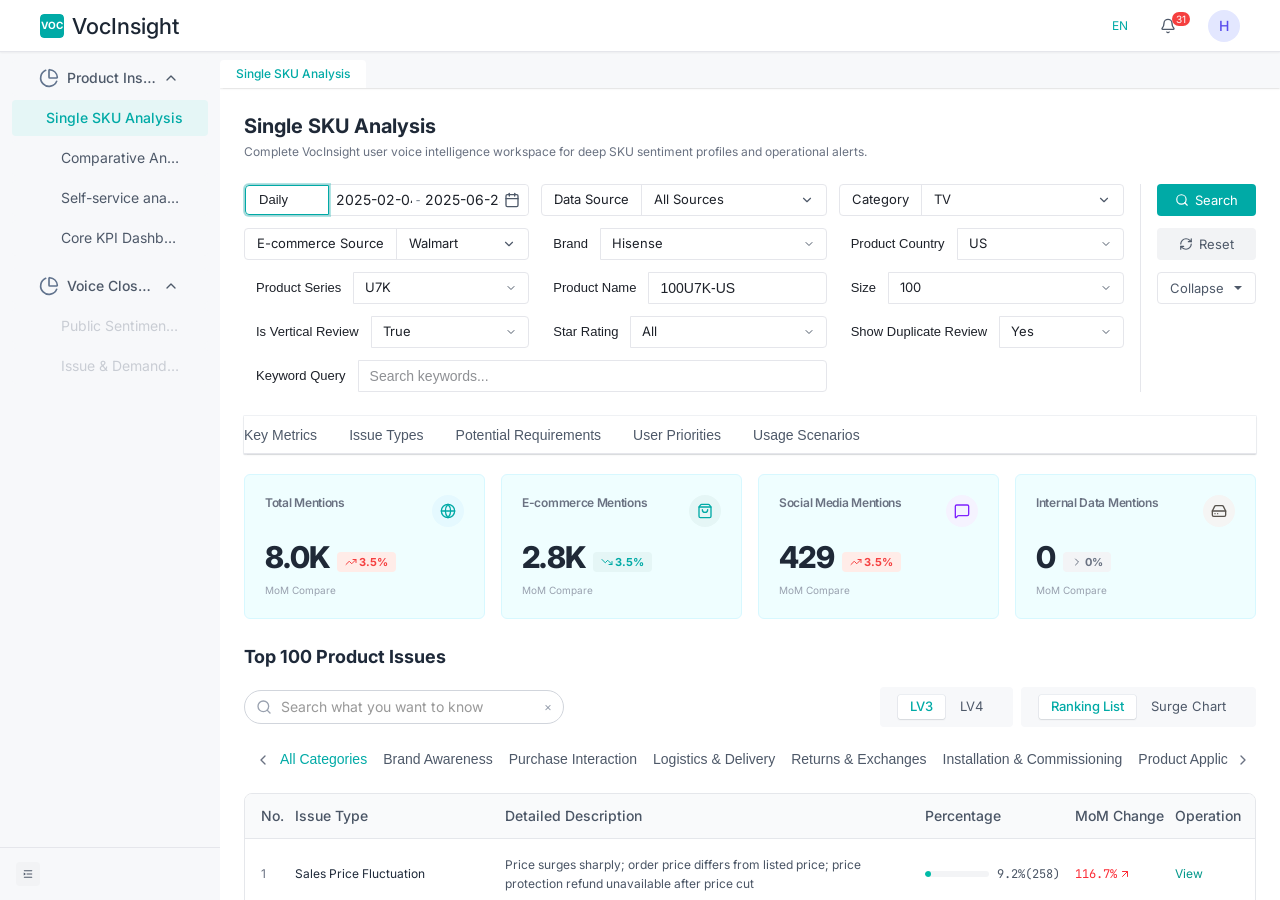
<file: index.html>
<!doctype html>
<html lang="en">
  <head>
    <meta charset="UTF-8" />
    <meta name="viewport" content="width=device-width, initial-scale=1.0" />
    <title>VocInsight BI 用户声量分析后台</title>
    <script type="module" src="./assets/index-upBFCwTy.js"></script>
    <link rel="stylesheet" href="./assets/index-DTe5EStQ.css">
    <link rel="stylesheet" href="./assets/filter-figma.css?v=2">
    <style>
      :root{--voc-p:#00AAA6;--voc-ph:#008C89;--voc-fr:#6B60EC;--voc-tp:#1D2129;--voc-tph:#86909C;--voc-bd:#E5E6EB;--voc-bdh:#C9CDD4;--voc-font:"PingFang SC",-apple-system,BlinkMacSystemFont,"Segoe UI",Roboto,sans-serif}
      .voc-filter-bar{display:inline-flex;align-items:center}
      .voc-filter-item{display:inline-flex;align-items:center;height:32px;background:#fff;border:1px solid #E5E6EB;padding:3px 12px;gap:4px;font-family:var(--voc-font);font-size:14px;line-height:22px;transition:border-color .2s;white-space:nowrap}
      .voc-filter-item:hover{border-color:#C9CDD4}
      .voc-filter-item:first-child{border-radius:4px 0 0 4px}
      .voc-filter-item:last-child{border-radius:0 4px 4px 0}
      .voc-filter-item:only-child{border-radius:4px}
      .voc-select{display:inline-flex;align-items:center;gap:4px;height:32px;padding:3px 12px;background:#fff;border:1px solid #E5E6EB;border-radius:4px;font-family:var(--voc-font);font-size:14px;line-height:22px;cursor:pointer;transition:border-color .2s,box-shadow .2s}
      .voc-select:hover{border-color:#C9CDD4}
      .voc-select:focus,.voc-select:focus-within{border-color:#00AAA6;box-shadow:0 0 0 2px rgba(0,170,166,.3);outline:none}
      .voc-select-text.placeholder{color:#86909C}
      .voc-select-arrow{transition:transform .2s}.voc-select-arrow.open{transform:rotate(180deg)}
      .voc-input-wrap{display:inline-flex;align-items:center;gap:4px;height:32px;padding:0 12px;background:#fff;border:1px solid #E5E6EB;border-radius:4px;font-family:var(--voc-font);font-size:14px;transition:border-color .2s,box-shadow .2s}
      .voc-input-wrap:hover{border-color:#C9CDD4}
      .voc-input-wrap:focus-within{border-color:#00AAA6;box-shadow:0 0 0 2px rgba(107,96,236,.3)}
      .voc-input-wrap input{flex:1;min-width:0;border:none;outline:none;background:transparent;color:#1D2129;font-family:var(--voc-font);font-size:14px;line-height:22px}
      .voc-input-wrap input::placeholder{color:#86909C}
      .voc-dropdown{display:inline-flex;align-items:stretch;border-radius:2px;overflow:hidden;cursor:pointer;height:32px}
      .voc-dropdown.primary{background:#00AAA6;color:#fff}
      .voc-dropdown-text{display:inline-flex;align-items:center;padding:5px 16px;font-size:14px;line-height:22px}
      .voc-dropdown-icon{display:inline-flex;align-items:center;justify-content:center;width:32px;border-left:1px solid #22BBB3}
      .voc-dropdown-icon svg{transition:transform .2s}.voc-dropdown-icon.open svg{transform:rotate(180deg)}
      .voc-datepicker{display:inline-flex;align-items:center;gap:8px;height:32px;padding:0 12px;background:#fff;border:1px solid #E5E6EB;border-radius:4px;font-family:var(--voc-font);font-size:14px;line-height:22px;cursor:pointer;transition:border-color .2s,box-shadow .2s}
      .voc-datepicker:hover{border-color:#C9CDD4}
      .voc-tag{display:inline-flex;align-items:center;gap:2px;background:#E5F6F6;color:#00AAA6;font-size:12px;border-radius:2px;padding:2px 6px;white-space:nowrap}
      .voc-tag-close{cursor:pointer}.voc-tag-close:hover{color:#F53F3F}
      [class*="sticky"][class*="z-30"]{box-shadow:0 1px 2px 0 rgba(0,0,0,.07),0 .5px 1px 0 rgba(0,0,0,.05)!important}
      [class*="border"]:not([class*="voc"]):not([class*="border-b"]):not([class*="border-t"]):not([class*="border-l"]):not([class*="border-r"]){transition:border-color .2s,box-shadow .2s}
    </style>
  </head>
  <body>
    <div id="root"></div>
    <script src="./assets/filter-components.js?v=2"></script>
  </body>
</html>
</file>
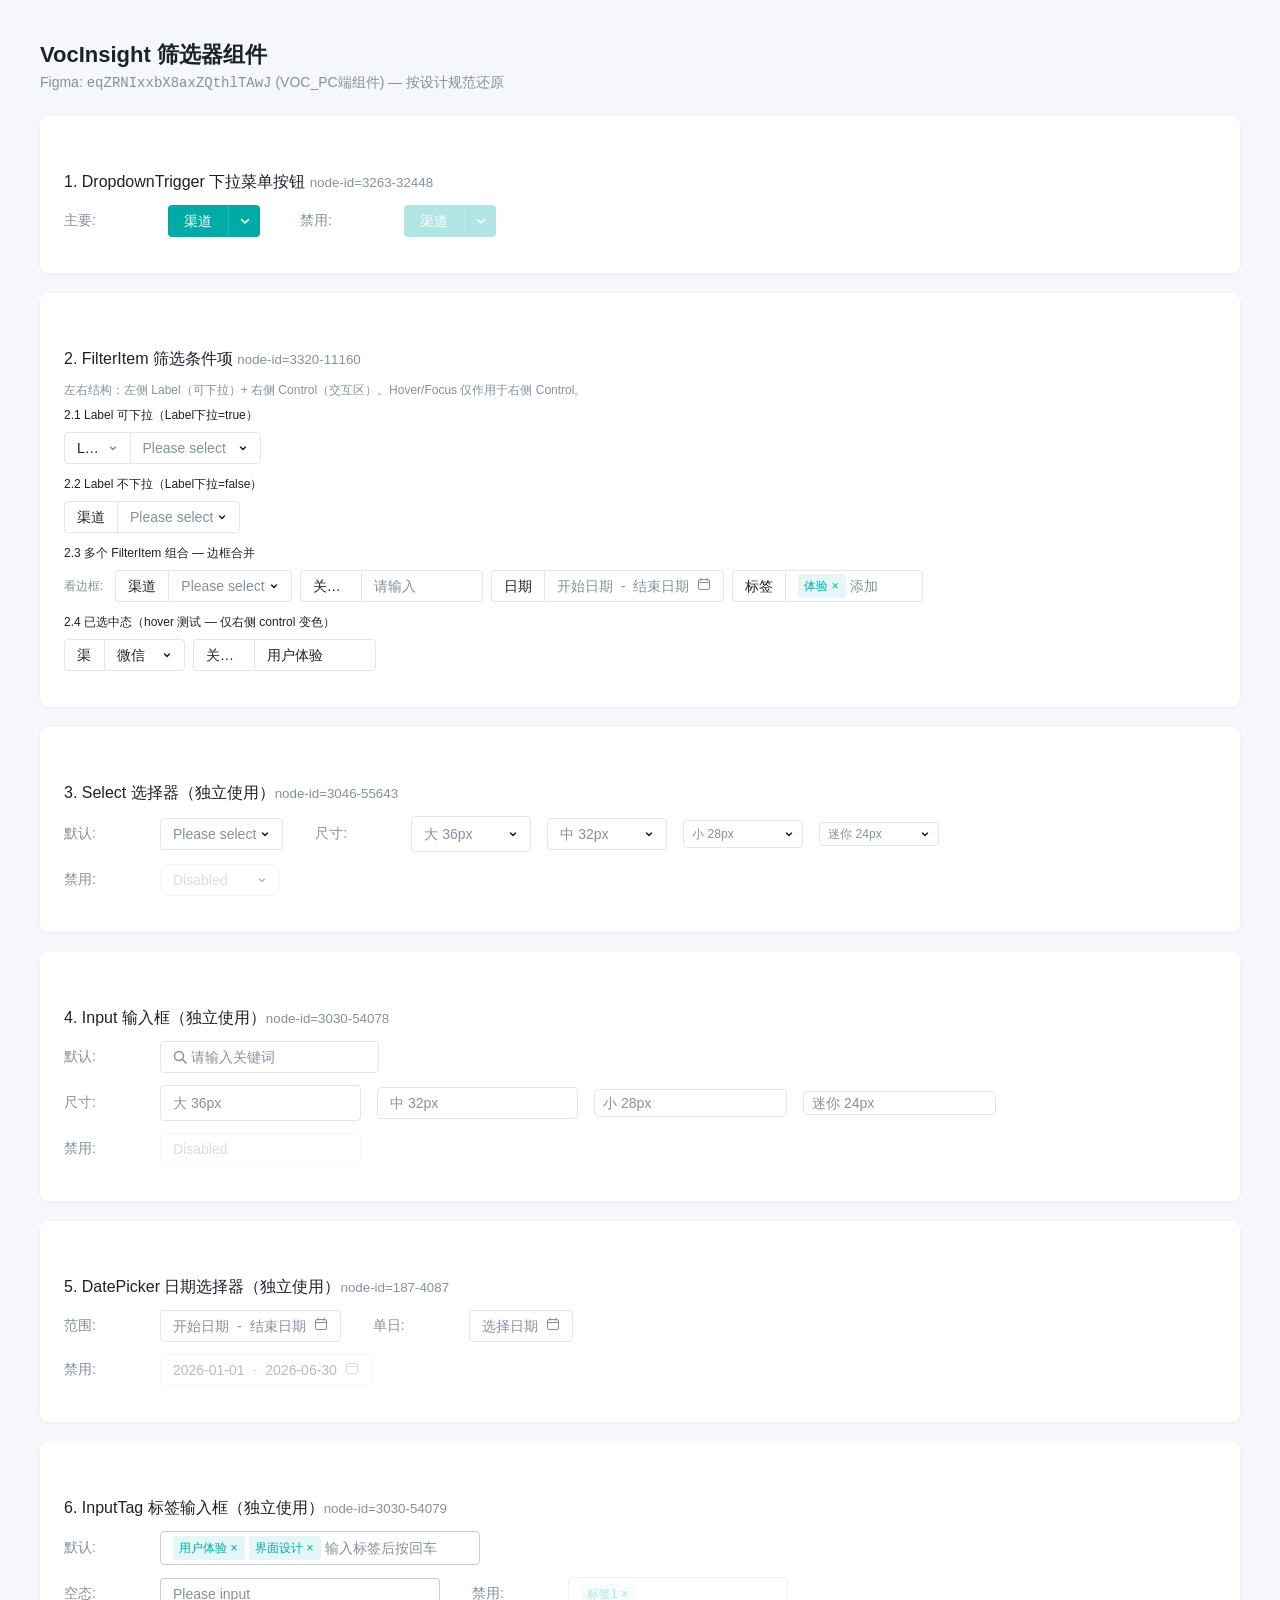
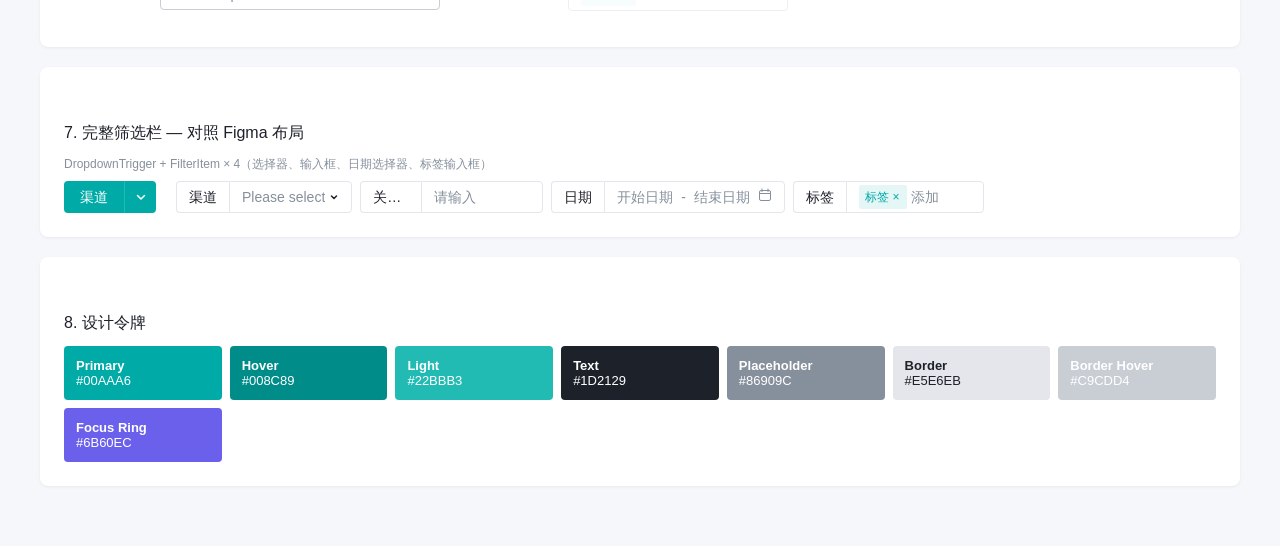
<file: demo-filter.html>
<!doctype html>
<html lang="zh-CN">
<head>
<meta charset="UTF-8"/>
<meta name="viewport" content="width=device-width, initial-scale=1.0"/>
<title>VocInsight 筛选器组件 — Figma 设计规范</title>
<style>
/* ====== Design Tokens ====== */
:root{
  --p:#00AAA6;--ph:#008C89;--pl:#22BBB3;--fr:#6B60EC;
  --tp:#1D2129;--tph:#86909C;--ts:#4E5969;
  --bd:#E5E6EB;--bdh:#C9CDD4;--bgf:#F7F8FA;--bgw:#FFFFFF;
  --font:"PingFang SC",-apple-system,BlinkMacSystemFont,"Segoe UI",Roboto,sans-serif;
  --r-sm:2px;--r-md:4px;
}
*{box-sizing:border-box;margin:0;padding:0}
body{font-family:var(--font);background:#F5F7FA;color:var(--tp);padding:40px}
h1{font-size:22px;font-weight:600;margin-bottom:4px}
h2{font-size:16px;font-weight:500;margin:32px 0 12px}
.sub{color:var(--tph);font-size:14px;margin-bottom:24px}
.sec{background:var(--bgw);border-radius:8px;padding:24px;margin-bottom:20px;box-shadow:0 1px 3px rgba(0,0,0,.06)}
.row{display:flex;align-items:center;gap:16px;flex-wrap:wrap;margin-bottom:12px}
.lbl{font-size:14px;color:var(--tph);min-width:80px;flex-shrink:0}
.tip{font-size:12px;color:var(--tph);margin-bottom:8px}

/* ============================================================
   1. DropdownTrigger 下拉菜单按钮
   node-id=3263-32448
   ============================================================ */
.dd{display:inline-flex;align-items:stretch;border-radius:var(--r-md);overflow:hidden;cursor:pointer;height:32px;user-select:none;transition:opacity .2s;margin:0 8px}
.dd:first-child{margin-left:0}.dd:last-child{margin-right:0}
.dd.pri{background:var(--p);color:#fff}
.dd.pri:hover{background:var(--ph)}
.dd-text{display:inline-flex;align-items:center;padding:5px 16px;font-size:14px;line-height:22px;font-weight:400}
.dd-icon{display:inline-flex;align-items:center;justify-content:center;width:32px;border-left:1px solid var(--pl)}
.dd-icon svg{transition:transform .2s}
.dd-icon.open svg{transform:rotate(180deg)}
.dd.disabled{opacity:.3;pointer-events:none}

/* ============================================================
   2. FilterItem — 筛选条件项
   node-id=3320-11160
   左: Label(可下拉) + 右: Control(交互)
   左侧 border 上/下/左，右侧 control 有完整 border
   ============================================================ */
/* FilterBar — 水平排列容器 */
.fb{display:inline-flex;align-items:stretch}

/* FilterItem — 单个筛选条件，左右独立边框，不合并 */
.fi{display:inline-flex;align-items:stretch;height:32px;background:var(--bgw);min-width:0}
/* FilterBar — 多 item 有间距，不合并边框 */
.fb{display:inline-flex;align-items:stretch;gap:8px}

/* 左侧 Label 区 — border 上/下/左，无右边框，不响应 hover */
.fi-label{
  display:inline-flex;align-items:center;padding:3px 12px;gap:4px;
  border-top:1px solid var(--bd);border-bottom:1px solid var(--bd);border-left:1px solid var(--bd);
  border-radius:var(--r-md) 0 0 var(--r-md);
  font-size:14px;line-height:22px;color:var(--tp);font-weight:400;
  white-space:nowrap;cursor:default;
  max-width:33.333%;
  overflow:hidden;
}
.fi-label-text{
  overflow:hidden;text-overflow:ellipsis;white-space:nowrap;
  max-width:100%;
}

/* Label 可下拉态 */
.fi-label.drop{cursor:pointer}
.fi-label.drop:hover{color:var(--p)}
.fi-label.drop .fi-label-arrow{
  display:inline-flex;flex-shrink:0;width:10px;height:10px;
  transition:transform .2s;color:var(--tph);
}
.fi-label.drop:hover .fi-label-arrow{color:var(--tp)}
.fi-label.drop.open .fi-label-arrow{transform:rotate(180deg)}

/* 右侧 Control 区 — border 上下左右四边完整，hover/focus 仅作用于此 */
.fi-control{
  display:inline-flex;align-items:center;gap:4px;padding:3px 12px;
  font-size:14px;line-height:22px;cursor:pointer;
  background:var(--bgw);
  border:1px solid var(--bd);
  border-radius:0 var(--r-md) var(--r-md) 0;
  transition:border-color .2s,box-shadow .2s;
  position:relative;
  white-space:nowrap;
  flex:1;min-width:0;
}
.fi-control:hover{border-color:var(--bdh)}
.fi-control:focus,.fi-control:focus-within,.fi-control.active{
  border-color:var(--p);box-shadow:0 0 0 2px rgba(0,170,166,.3);outline:none;
}
/* 独立使用无 label 时四边完整圆角 */
.fi.solo .fi-control{border-radius:var(--r-md)}

/* control 内文字 */
.fi-control-text{flex:1;overflow:hidden;text-overflow:ellipsis;white-space:nowrap}
.fi-control-text.ph{color:var(--tph)}
/* control 内箭头 — 点击展开旋转180°，选完旋转回去 */
.fi-control-arrow{
  display:inline-flex;flex-shrink:0;width:10px;height:10px;transition:transform .2s;
}
.fi-control.active .fi-control-arrow{transform:rotate(180deg)}

/* control 下拉面板 — 对应 Figma dropdown-menu */
.fi-dropdown{
  position:absolute;top:calc(100% + 4px);left:0;min-width:100%;
  background:var(--bgw);border-radius:var(--r-md);z-index:100;
  display:none;overflow:hidden;
  box-shadow:0px 4px 10px 0px rgba(0,0,0,0.1);
}
.fi-control.active .fi-dropdown{display:block}
.fi-dropdown-inner{padding:4px 6px}
.fi-opt{
  display:flex;align-items:center;padding:7px 12px;gap:8px;
  font-size:14px;line-height:22px;cursor:pointer;
  border-radius:var(--r-md);color:var(--tp);
  font-family:var(--font);font-weight:400;
  transition:background .15s;white-space:nowrap;
}
.fi-opt:hover{background:#f2f3f5}
/* 选中态: 与悬浮统一背景，文字变色 */
.fi-opt.sel{color:var(--p);background:#f2f3f5}

/* 禁用态 */
.fi.disabled .fi-control,.fi.disabled .fi-label{opacity:.3;pointer-events:none}

/* ============================================================
   3. Input (输入框) 作为 control
   ============================================================ */
.fi-input-wrap{display:inline-flex;align-items:center;gap:4px;height:100%}
.fi-input-wrap input{flex:1;min-width:60px;border:none;outline:none;background:transparent;color:var(--tp);font-family:var(--font);font-size:14px;line-height:22px}
.fi-input-wrap input::placeholder{color:var(--tph)}
.fi-input-clear{display:none;width:14px;height:14px;cursor:pointer;color:var(--tph);flex-shrink:0;align-items:center;justify-content:center;font-size:12px;border-radius:50%}
.fi-control.has-val .fi-input-clear{display:inline-flex}
.fi-input-clear:hover{color:#F53F3F}

/* ============================================================
   4. DatePicker 作为 control
   ============================================================ */
.fi-dp{display:inline-flex;align-items:center;gap:8px}
.fi-dp-sep{color:var(--tph);font-family:Roboto,sans-serif}
.fi-dp-icon{flex-shrink:0;color:var(--tph)}

/* ============================================================
   5. InputTag 作为 control
   ============================================================ */
.fi-tag-wrap{display:flex;flex-wrap:wrap;align-items:center;gap:4px}
.fi-tag{display:inline-flex;align-items:center;gap:2px;background:#E5F6F6;color:var(--p);font-size:12px;line-height:20px;border-radius:var(--r-sm);padding:2px 6px;white-space:nowrap}
.fi-tag-close{display:inline-flex;align-items:center;justify-content:center;width:10px;height:10px;cursor:pointer;transition:color .15s}
.fi-tag-close:hover{color:#F53F3F}
.fi-tag-wrap input{flex:1;min-width:60px;border:none;outline:none;background:transparent;color:var(--tp);font-family:var(--font);font-size:14px;line-height:22px}
.fi-tag-wrap input::placeholder{color:var(--tph)}

/* ============================================================
   6. Select 独立组件 (不在 filter-item 中)
   ============================================================ */
.sel{display:inline-flex;align-items:center;gap:4px;height:32px;padding:3px 12px;background:var(--bgw);border:1px solid var(--bd);border-radius:var(--r-md);font-size:14px;line-height:22px;cursor:pointer;transition:border-color .2s,box-shadow .2s;position:relative;min-width:120px}
.sel:hover{border-color:var(--bdh)}
.sel.active{border-color:var(--p);box-shadow:0 0 0 2px rgba(0,170,166,.3);outline:none}
.sel-text{flex:1;overflow:hidden;text-overflow:ellipsis;white-space:nowrap}
.sel-text.ph{color:var(--tph)}
.sel-arrow{display:inline-flex;flex-shrink:0;transition:transform .2s}
.sel.active .sel-arrow{transform:rotate(180deg)}
.sel-drop{
  position:absolute;top:calc(100% + 4px);left:0;right:0;
  background:var(--bgw);border-radius:var(--r-md);z-index:100;
  display:none;overflow:hidden;
  box-shadow:0px 4px 10px 0px rgba(0,0,0,0.1);
}
.sel.active .sel-drop{display:block}
.sel-drop-inner{padding:4px 6px}
.sel-opt{
  display:flex;align-items:center;padding:7px 12px;gap:8px;
  font-size:14px;line-height:22px;cursor:pointer;
  border-radius:var(--r-md);color:var(--tp);
  font-family:var(--font);font-weight:400;
  transition:background .15s;
}
.sel-opt:hover{background:#f2f3f5}
.sel-opt.sel{color:var(--p);background:#f2f3f5}
.sel.disabled{opacity:.3;pointer-events:none}

/* ============================================================
   Sizes for Select
   ============================================================ */
.sel.lg{height:36px}.sel.sm{height:28px;font-size:12px;padding:2px 8px}.sel.xs{height:24px;font-size:12px;padding:1px 8px}

/* ============================================================
   Independent Input
   ============================================================ */
.inp{display:inline-flex;align-items:center;gap:4px;height:32px;padding:0 12px;background:var(--bgw);border:1px solid var(--bd);border-radius:var(--r-md);font-size:14px;transition:border-color .2s,box-shadow .2s;min-width:160px}
.inp:hover{border-color:var(--bdh)}
.inp:focus-within{border-color:var(--p);box-shadow:0 0 0 2px rgba(107,96,236,.3)}
.inp input{flex:1;min-width:0;border:none;outline:none;background:transparent;color:var(--tp);font-family:var(--font);font-size:14px;line-height:22px}
.inp input::placeholder{color:var(--tph)}
.inp.clr{display:none;width:14px;height:14px;cursor:pointer;color:var(--tph);border-radius:50%;align-items:center;justify-content:center;font-size:12px;flex-shrink:0}
.inp.has-val .inp.clr{display:inline-flex}
.inp.clr:hover{color:#F53F3F}
.inp.lg{height:36px}.inp.sm{height:28px;font-size:12px;padding:0 8px}.inp.xs{height:24px;font-size:12px;padding:0 8px}
.inp.disabled{opacity:.3;pointer-events:none}

/* ============================================================
   Independent DatePicker
   ============================================================ */
.dp{display:inline-flex;align-items:center;gap:8px;height:32px;padding:0 12px;background:var(--bgw);border:1px solid var(--bd);border-radius:var(--r-md);font-size:14px;line-height:22px;cursor:pointer;transition:border-color .2s,box-shadow .2s}
.dp:hover{border-color:var(--bdh)}
.dp:focus{border-color:var(--p);box-shadow:0 0 0 2px rgba(0,170,166,.3);outline:none}
.dp-sep{color:var(--tph);font-family:Roboto,sans-serif}
.dp-icon{flex-shrink:0;color:var(--tph)}
.dp.disabled{opacity:.3;pointer-events:none}

/* ============================================================
   Independent InputTag
   ============================================================ */
.it{display:flex;flex-wrap:wrap;align-items:center;gap:4px;min-height:32px;padding:4px 12px;background:var(--bgw);border:1px solid var(--bdh);border-radius:var(--r-md);font-size:14px;cursor:text;transition:border-color .2s;min-width:220px}
.it:hover,.it:focus-within{border-color:var(--p)}
.it input{flex:1;min-width:60px;border:none;outline:none;background:transparent;color:var(--tp);font-family:var(--font);font-size:14px;line-height:22px}
.it input::placeholder{color:var(--tph)}
.it.disabled{opacity:.3;pointer-events:none}

/* ====== SVG icons ====== */
svg.ico{display:inline-flex;flex-shrink:0}
</style>
</head>
<body>

<h1>VocInsight 筛选器组件</h1>
<p class="sub">Figma: <code>eqZRNIxxbX8axZQthlTAwJ</code> (VOC_PC端组件) — 按设计规范还原</p>

<!-- ============================================================
     Section 1: DropdownTrigger
     ============================================================ -->
<div class="sec">
<h2>1. DropdownTrigger 下拉菜单按钮 <small style="font-weight:400;color:var(--tph)">node-id=3263-32448</small></h2>
<div class="row">
  <span class="lbl">主要:</span>
  <div class="dd pri" id="dd1" onclick="this.querySelector('.dd-icon').classList.toggle('open')">
    <span class="dd-text">渠道</span>
    <span class="dd-icon"><svg width="14" height="14" viewBox="0 0 14 14" fill="none"><path d="M3.5 5.5L7 9L10.5 5.5" stroke="currentColor" stroke-width="1.5" stroke-linecap="round" stroke-linejoin="round"/></svg></span>
  </div>
  <span class="lbl" style="margin-left:16px">禁用:</span>
  <div class="dd pri disabled"><span class="dd-text">渠道</span><span class="dd-icon"><svg width="14" height="14" viewBox="0 0 14 14" fill="none"><path d="M3.5 5.5L7 9L10.5 5.5" stroke="currentColor" stroke-width="1.5" stroke-linecap="round" stroke-linejoin="round"/></svg></span></div>
</div>
</div>

<!-- ============================================================
     Section 2: FilterItem — 核心组件
     ============================================================ -->
<div class="sec">
<h2>2. FilterItem 筛选条件项 <small style="font-weight:400;color:var(--tph)">node-id=3320-11160</small></h2>
<p class="tip">左右结构：左侧 Label（可下拉）+ 右侧 Control（交互区）。Hover/Focus 仅作用于右侧 Control。</p>

<p class="tip" style="font-weight:500;color:var(--tp);margin-top:8px">2.1 Label 可下拉（Label下拉=true）</p>
<div class="row">
  <div class="fb">
    <!-- FilterItem: label + select control -->
    <div class="fi">
      <span class="fi-label drop" onclick="this.classList.toggle('open')"><span class="fi-label-text">
        Label
        </span><span class="fi-label-arrow"><svg width="10" height="10" viewBox="0 0 10 10" fill="none"><path d="M2.5 4L5 6.5L7.5 4" stroke="currentColor" stroke-width="1.5" stroke-linecap="round" stroke-linejoin="round"/></svg></span>
      </span>
      <span class="fi-control" tabindex="0" onclick="toggleControl(this)">
        <span class="fi-control-text ph">Please select</span>
        <span class="fi-control-arrow"><svg width="10" height="10" viewBox="0 0 10 10" fill="none"><path d="M2.5 4L5 6.5L7.5 4" stroke="currentColor" stroke-width="1.5" stroke-linecap="round" stroke-linejoin="round"/></svg></span>
        <span class="fi-dropdown">
            <div class="fi-dropdown-inner"><div class="fi-opt" onclick="selectOpt(this,'App Store')">App Store</div>
          <div class="fi-opt sel" onclick="selectOpt(this,'微信')">微信</div>
          <div class="fi-opt" onclick="selectOpt(this,'微博')">微博</div>
            </div>
          </span>
      </span>
    </div>
  </div>
</div>

<p class="tip" style="font-weight:500;color:var(--tp);margin-top:12px">2.2 Label 不下拉（Label下拉=false）</p>
<div class="row">
  <div class="fb">
    <div class="fi">
      <span class="fi-label"><span class="fi-label-text">渠道</span></span>
      <span class="fi-control" tabindex="0" onclick="toggleControl(this)">
        <span class="fi-control-text ph">Please select</span>
        <span class="fi-control-arrow"><svg width="10" height="10" viewBox="0 0 10 10" fill="none"><path d="M2.5 4L5 6.5L7.5 4" stroke="currentColor" stroke-width="1.5" stroke-linecap="round" stroke-linejoin="round"/></svg></span>
        <span class="fi-dropdown">
            <div class="fi-dropdown-inner"><div class="fi-opt" onclick="selectOpt(this,'App Store')">App Store</div>
          <div class="fi-opt" onclick="selectOpt(this,'微信')">微信</div>
          <div class="fi-opt" onclick="selectOpt(this,'微博')">微博</div>
            </div>
          </span>
      </span>
    </div>
  </div>
</div>

<p class="tip" style="font-weight:500;color:var(--tp);margin-top:12px">2.3 多个 FilterItem 组合 — 边框合并</p>
<div class="row">
  <div style="display:flex;align-items:center;gap:12px">
    <span style="font-size:12px;color:var(--tph)">看边框:</span>
    <div class="fb">
      <!-- 第一个: label左侧圆角 + border上/下/左, control右侧圆角 -->
      <div class="fi">
        <span class="fi-label"><span class="fi-label-text">渠道</span></span>
        <span class="fi-control" tabindex="0" onclick="toggleControl(this)">
          <span class="fi-control-text ph">Please select</span>
          <span class="fi-control-arrow"><svg width="10" height="10" viewBox="0 0 10 10" fill="none"><path d="M2.5 4L5 6.5L7.5 4" stroke="currentColor" stroke-width="1.5" stroke-linecap="round" stroke-linejoin="round"/></svg></span>
        </span>
      </div>
      <!-- 中间: 无圆角, label无左边框(被前一个control的右边框替代) -->
      <div class="fi">
        <span class="fi-label"><span class="fi-label-text">关键词</span></span>
        <span class="fi-control">
          <span class="fi-input-wrap"><input type="text" placeholder="请输入" style="width:90px"></span>
        </span>
      </div>
      <!-- 最后一个: control右侧圆角, 四边都有border -->
      <div class="fi">
        <span class="fi-label"><span class="fi-label-text">日期</span></span>
        <span class="fi-control" tabindex="0">
          <span class="fi-dp">
            <span style="color:var(--tph)">开始日期</span>
            <span class="fi-dp-sep">-</span>
            <span style="color:var(--tph)">结束日期</span>
            <span class="fi-dp-icon"><svg width="14" height="14" viewBox="0 0 14 14" fill="none"><rect x="1.5" y="2.5" width="11" height="10" rx="1.5" stroke="currentColor" stroke-width="1"/><path d="M1 5.5H13" stroke="currentColor" stroke-width="1"/><path d="M4 1V3.5M10 1V3.5" stroke="currentColor" stroke-width="1" stroke-linecap="round"/></svg></span>
          </span>
        </span>
      </div>
      <!-- 末尾: control有右边框+右侧圆角 -->
      <div class="fi">
        <span class="fi-label"><span class="fi-label-text">标签</span></span>
        <span class="fi-control">
          <span class="fi-tag-wrap">
            <span class="fi-tag">体验<span class="fi-tag-close" onclick="this.parentElement.remove()">&times;</span></span>
            <input type="text" placeholder="添加" style="width:50px">
          </span>
        </span>
      </div>
    </div>
  </div>
</div>

<p class="tip" style="font-weight:500;color:var(--tp);margin-top:12px">2.4 已选中态（hover 测试 — 仅右侧 control 变色）</p>
<div class="row">
  <div class="fb">
    <div class="fi">
      <span class="fi-label"><span class="fi-label-text">渠道</span></span>
      <span class="fi-control" tabindex="0" onclick="toggleControl(this)">
        <span class="fi-control-text">微信</span>
        <span class="fi-control-arrow"><svg width="10" height="10" viewBox="0 0 10 10" fill="none"><path d="M2.5 4L5 6.5L7.5 4" stroke="currentColor" stroke-width="1.5" stroke-linecap="round" stroke-linejoin="round"/></svg></span>
        <span class="fi-dropdown">
            <div class="fi-dropdown-inner"><div class="fi-opt" onclick="selectOpt(this,'App Store')">App Store</div>
          <div class="fi-opt sel" onclick="selectOpt(this,'微信')">微信</div>
          <div class="fi-opt" onclick="selectOpt(this,'微博')">微博</div>
            </div>
          </span>
      </span>
    </div>
    <div class="fi">
      <span class="fi-label"><span class="fi-label-text">关键词</span></span>
      <span class="fi-control">
        <span class="fi-input-wrap"><input type="text" placeholder="请输入" value="用户体验" style="width:90px" oninput="var c=this.closest('.fi-control');c.classList.toggle('has-val',this.value.length>0)"></span>
        <span class="fi-input-clear" onclick="var i=this.parentElement.querySelector('input');i.value='';i.dispatchEvent(new Event('input'))">&times;</span>
      </span>
    </div>
  </div>
</div>
</div>

<!-- ============================================================
     Section 3: Select 独立使用
     ============================================================ -->
<div class="sec">
<h2>3. Select 选择器（独立使用）<small style="font-weight:400;color:var(--tph)">node-id=3046-55643</small></h2>
<div class="row">
  <span class="lbl">默认:</span>
  <div class="sel" tabindex="0" onclick="toggleSel(this)">
    <span class="sel-text ph">Please select</span>
    <span class="sel-arrow"><svg width="10" height="10" viewBox="0 0 10 10" fill="none"><path d="M2.5 4L5 6.5L7.5 4" stroke="currentColor" stroke-width="1.5" stroke-linecap="round" stroke-linejoin="round"/></svg></span>
    <div class="sel-drop">
              <div class="sel-drop-inner"><div class="sel-opt" onclick="selectSelOpt(this,'App Store')">App Store
              </div>
            </div>
      <div class="sel-opt sel" onclick="selectSelOpt(this,'微信')">微信</div>
      <div class="sel-opt" onclick="selectSelOpt(this,'微博')">微博</div>
    </div>
  </div>
  <span class="lbl" style="margin-left:16px">尺寸:</span>
  <div class="sel lg"><span class="sel-text ph">大 36px</span><span class="sel-arrow"><svg width="10" height="10" viewBox="0 0 10 10" fill="none"><path d="M2.5 4L5 6.5L7.5 4" stroke="currentColor" stroke-width="1.5" stroke-linecap="round" stroke-linejoin="round"/></svg></span></div>
  <div class="sel"><span class="sel-text ph">中 32px</span><span class="sel-arrow"><svg width="10" height="10" viewBox="0 0 10 10" fill="none"><path d="M2.5 4L5 6.5L7.5 4" stroke="currentColor" stroke-width="1.5" stroke-linecap="round" stroke-linejoin="round"/></svg></span></div>
  <div class="sel sm"><span class="sel-text ph">小 28px</span><span class="sel-arrow"><svg width="10" height="10" viewBox="0 0 10 10" fill="none"><path d="M2.5 4L5 6.5L7.5 4" stroke="currentColor" stroke-width="1.5" stroke-linecap="round" stroke-linejoin="round"/></svg></span></div>
  <div class="sel xs"><span class="sel-text ph">迷你 24px</span><span class="sel-arrow"><svg width="10" height="10" viewBox="0 0 10 10" fill="none"><path d="M2.5 4L5 6.5L7.5 4" stroke="currentColor" stroke-width="1.5" stroke-linecap="round" stroke-linejoin="round"/></svg></span></div>
</div>
<div class="row">
  <span class="lbl">禁用:</span>
  <div class="sel disabled"><span class="sel-text ph">Disabled</span><span class="sel-arrow"><svg width="10" height="10" viewBox="0 0 10 10" fill="none"><path d="M2.5 4L5 6.5L7.5 4" stroke="currentColor" stroke-width="1.5" stroke-linecap="round" stroke-linejoin="round"/></svg></span></div>
</div>
</div>

<!-- ============================================================
     Section 4: Input
     ============================================================ -->
<div class="sec">
<h2>4. Input 输入框（独立使用）<small style="font-weight:400;color:var(--tph)">node-id=3030-54078</small></h2>
<div class="row">
  <span class="lbl">默认:</span>
  <div class="inp">
    <svg width="14" height="14" viewBox="0 0 14 14" fill="none" style="flex-shrink:0;color:var(--tph)"><circle cx="6" cy="6" r="4.5" stroke="currentColor" stroke-width="1.5"/><path d="M9.5 9.5L13 13" stroke="currentColor" stroke-width="1.5" stroke-linecap="round"/></svg>
    <input type="text" placeholder="请输入关键词" oninput="this.parentElement.classList.toggle('has-val',this.value.length>0)">
    <span class="inp clr" onclick="var i=this.parentElement.querySelector('input');i.value='';i.dispatchEvent(new Event('input'))">&times;</span>
  </div>
</div>
<div class="row">
  <span class="lbl">尺寸:</span>
  <div class="inp lg"><input type="text" placeholder="大 36px"></div>
  <div class="inp"><input type="text" placeholder="中 32px"></div>
  <div class="inp sm"><input type="text" placeholder="小 28px"></div>
  <div class="inp xs"><input type="text" placeholder="迷你 24px"></div>
</div>
<div class="row">
  <span class="lbl">禁用:</span>
  <div class="inp disabled"><input type="text" placeholder="Disabled" disabled></div>
</div>
</div>

<!-- ============================================================
     Section 5: DatePicker
     ============================================================ -->
<div class="sec">
<h2>5. DatePicker 日期选择器（独立使用）<small style="font-weight:400;color:var(--tph)">node-id=187-4087</small></h2>
<div class="row">
  <span class="lbl">范围:</span>
  <div class="dp" tabindex="0">
    <span style="color:var(--tph)">开始日期</span>
    <span class="dp-sep">-</span>
    <span style="color:var(--tph)">结束日期</span>
    <span class="dp-icon"><svg width="14" height="14" viewBox="0 0 14 14" fill="none"><rect x="1.5" y="2.5" width="11" height="10" rx="1.5" stroke="currentColor" stroke-width="1"/><path d="M1 5.5H13" stroke="currentColor" stroke-width="1"/><path d="M4 1V3.5M10 1V3.5" stroke="currentColor" stroke-width="1" stroke-linecap="round"/></svg></span>
  </div>
  <span class="lbl" style="margin-left:16px">单日:</span>
  <div class="dp" tabindex="0">
    <span style="color:var(--tph)">选择日期</span>
    <span class="dp-icon"><svg width="14" height="14" viewBox="0 0 14 14" fill="none"><rect x="1.5" y="2.5" width="11" height="10" rx="1.5" stroke="currentColor" stroke-width="1"/><path d="M1 5.5H13" stroke="currentColor" stroke-width="1"/><path d="M4 1V3.5M10 1V3.5" stroke="currentColor" stroke-width="1" stroke-linecap="round"/></svg></span>
  </div>
</div>
<div class="row">
  <span class="lbl">禁用:</span>
  <div class="dp disabled">
    <span>2026-01-01</span><span class="dp-sep">-</span><span>2026-06-30</span>
    <span class="dp-icon"><svg width="14" height="14" viewBox="0 0 14 14" fill="none"><rect x="1.5" y="2.5" width="11" height="10" rx="1.5" stroke="currentColor" stroke-width="1"/><path d="M1 5.5H13" stroke="currentColor" stroke-width="1"/><path d="M4 1V3.5M10 1V3.5" stroke="currentColor" stroke-width="1" stroke-linecap="round"/></svg></span>
  </div>
</div>
</div>

<!-- ============================================================
     Section 6: InputTag
     ============================================================ -->
<div class="sec">
<h2>6. InputTag 标签输入框（独立使用）<small style="font-weight:400;color:var(--tph)">node-id=3030-54079</small></h2>
<div class="row">
  <span class="lbl">默认:</span>
  <div class="it" style="width:320px">
    <span class="fi-tag">用户体验<span class="fi-tag-close" onclick="this.parentElement.remove()">&times;</span></span>
    <span class="fi-tag">界面设计<span class="fi-tag-close" onclick="this.parentElement.remove()">&times;</span></span>
    <input type="text" placeholder="输入标签后按回车" onkeydown="if(this.value&&event.key==='Enter'){var t=document.createElement('span');t.className='fi-tag';t.innerHTML=this.value+'<span class=fi-tag-close onclick=this.parentElement.remove()>&times;</span>';this.before(t);this.value=''}">
  </div>
</div>
<div class="row">
  <span class="lbl">空态:</span>
  <div class="it" style="width:280px"><input type="text" placeholder="Please input"></div>
  <span class="lbl" style="margin-left:16px">禁用:</span>
  <div class="it disabled" style="width:200px"><span class="fi-tag">标签1<span class="fi-tag-close">&times;</span></span><input type="text" disabled></div>
</div>
</div>

<!-- ============================================================
     Section 7: Complete Filter Bar
     ============================================================ -->
<div class="sec">
<h2>7. 完整筛选栏 — 对照 Figma 布局</h2>
<p class="tip">DropdownTrigger + FilterItem × 4（选择器、输入框、日期选择器、标签输入框）</p>
<div style="display:flex;align-items:center;gap:12px;flex-wrap:wrap">
  <!-- Dropdown -->
  <div class="dd pri" onclick="this.querySelector('.dd-icon').classList.toggle('open')">
    <span class="dd-text">渠道</span>
    <span class="dd-icon"><svg width="14" height="14" viewBox="0 0 14 14" fill="none"><path d="M3.5 5.5L7 9L10.5 5.5" stroke="currentColor" stroke-width="1.5" stroke-linecap="round" stroke-linejoin="round"/></svg></span>
  </div>

  <!-- FilterBar -->
  <div class="fb">
    <div class="fi">
      <span class="fi-label"><span class="fi-label-text">渠道</span></span>
      <span class="fi-control" tabindex="0" onclick="toggleControl(this)">
        <span class="fi-control-text ph">Please select</span>
        <span class="fi-control-arrow"><svg width="10" height="10" viewBox="0 0 10 10" fill="none"><path d="M2.5 4L5 6.5L7.5 4" stroke="currentColor" stroke-width="1.5" stroke-linecap="round" stroke-linejoin="round"/></svg></span>
        <span class="fi-dropdown">
            <div class="fi-dropdown-inner"><div class="fi-opt" onclick="selectOpt(this,'App Store')">App Store</div>
          <div class="fi-opt" onclick="selectOpt(this,'微信')">微信</div>
          <div class="fi-opt" onclick="selectOpt(this,'微博')">微博</div>
            </div>
          </span>
      </span>
    </div>
    <div class="fi">
      <span class="fi-label"><span class="fi-label-text">关键词</span></span>
      <span class="fi-control">
        <span class="fi-input-wrap"><input type="text" placeholder="请输入" style="width:90px"></span>
      </span>
    </div>
    <div class="fi">
      <span class="fi-label"><span class="fi-label-text">日期</span></span>
      <span class="fi-control" tabindex="0">
        <span class="fi-dp">
          <span style="color:var(--tph)">开始日期</span>
          <span class="fi-dp-sep">-</span>
          <span style="color:var(--tph)">结束日期</span>
          <span class="fi-dp-icon"><svg width="14" height="14" viewBox="0 0 14 14" fill="none"><rect x="1.5" y="2.5" width="11" height="10" rx="1.5" stroke="currentColor" stroke-width="1"/><path d="M1 5.5H13" stroke="currentColor" stroke-width="1"/><path d="M4 1V3.5M10 1V3.5" stroke="currentColor" stroke-width="1" stroke-linecap="round"/></svg></span>
        </span>
      </span>
    </div>
    <div class="fi">
      <span class="fi-label"><span class="fi-label-text">标签</span></span>
      <span class="fi-control">
        <span class="fi-tag-wrap">
          <span class="fi-tag">标签<span class="fi-tag-close" onclick="this.parentElement.remove()">&times;</span></span>
          <input type="text" placeholder="添加" style="width:50px">
        </span>
      </span>
    </div>
  </div>
</div>
</div>

<!-- ============================================================
     Section 8: Design Tokens
     ============================================================ -->
<div class="sec">
<h2>8. 设计令牌</h2>
<div style="display:grid;grid-template-columns:repeat(auto-fill,minmax(140px,1fr));gap:8px;font-size:13px">
  <div style="padding:12px;background:var(--p);color:#fff;border-radius:4px"><strong>Primary</strong><br>#00AAA6</div>
  <div style="padding:12px;background:var(--ph);color:#fff;border-radius:4px"><strong>Hover</strong><br>#008C89</div>
  <div style="padding:12px;background:var(--pl);color:#fff;border-radius:4px"><strong>Light</strong><br>#22BBB3</div>
  <div style="padding:12px;background:var(--tp);color:#fff;border-radius:4px"><strong>Text</strong><br>#1D2129</div>
  <div style="padding:12px;background:var(--tph);color:#fff;border-radius:4px"><strong>Placeholder</strong><br>#86909C</div>
  <div style="padding:12px;background:var(--bd);color:var(--tp);border-radius:4px"><strong>Border</strong><br>#E5E6EB</div>
  <div style="padding:12px;background:var(--bdh);color:#fff;border-radius:4px"><strong>Border Hover</strong><br>#C9CDD4</div>
  <div style="padding:12px;background:var(--fr);color:#fff;border-radius:4px"><strong>Focus Ring</strong><br>#6B60EC</div>
</div>
</div>

<script>
// === 箭头行为: 点击展开旋转180°, 选完旋转回去 ===
function toggleControl(el) {
  var wasActive = el.classList.contains('active');
  // 关闭所有其他展开的
  document.querySelectorAll('.fi-control.active').forEach(function(c) { c.classList.remove('active'); });
  if (!wasActive) el.classList.add('active');
}

function selectOpt(opt, value) {
  var control = opt.closest('.fi-control');
  var text = control.querySelector('.fi-control-text');
  text.textContent = value;
  text.classList.remove('ph');
  // 更新 active 态
  control.querySelectorAll('.fi-opt').forEach(function(o) { o.classList.remove('sel'); });
  opt.classList.add('sel');
  // 选完关闭下拉 → 箭头旋转回去
  control.classList.remove('active');
  event.stopPropagation();
}

// === Select 独立组件同样的行为 ===
function toggleSel(el) {
  var wasActive = el.classList.contains('active');
  document.querySelectorAll('.sel.active').forEach(function(s) { s.classList.remove('active'); });
  if (!wasActive) el.classList.add('active');
}

function selectSelOpt(opt, value) {
  var sel = opt.closest('.sel');
  var text = sel.querySelector('.sel-text');
  text.textContent = value;
  text.classList.remove('ph');
  sel.querySelectorAll('.sel-opt').forEach(function(o) { o.classList.remove('sel'); });
  opt.classList.add('sel');
  // 选完关闭 → 箭头旋转回去
  sel.classList.remove('active');
  event.stopPropagation();
}

// 点击外部关闭所有下拉
document.addEventListener('click', function(e) {
  if (!e.target.closest('.fi-control') && !e.target.closest('.sel')) {
    document.querySelectorAll('.fi-control.active, .sel.active').forEach(function(el) {
      el.classList.remove('active');
    });
  }
});
</script>

</body>
</html>
</file>
<file: assets/index-DTe5EStQ.css>
@import"https://fonts.googleapis.com/css2?family=Inter:wght@400;500;600;700&family=JetBrains+Mono:wght@400;500;700&family=Space+Grotesk:wght@400;500;600;700&display=swap";/*! tailwindcss v4.3.2 | MIT License | https://tailwindcss.com */@layer properties{@supports (((-webkit-hyphens:none)) and (not (margin-trim:inline))) or ((-moz-orient:inline) and (not (color:rgb(from red r g b)))){*,:before,:after,::backdrop{--tw-translate-x:0;--tw-translate-y:0;--tw-translate-z:0;--tw-scale-x:1;--tw-scale-y:1;--tw-scale-z:1;--tw-rotate-x:initial;--tw-rotate-y:initial;--tw-rotate-z:initial;--tw-skew-x:initial;--tw-skew-y:initial;--tw-space-y-reverse:0;--tw-space-x-reverse:0;--tw-divide-x-reverse:0;--tw-border-style:solid;--tw-divide-y-reverse:0;--tw-gradient-position:initial;--tw-gradient-from:#0000;--tw-gradient-via:#0000;--tw-gradient-to:#0000;--tw-gradient-stops:initial;--tw-gradient-via-stops:initial;--tw-gradient-from-position:0%;--tw-gradient-via-position:50%;--tw-gradient-to-position:100%;--tw-leading:initial;--tw-font-weight:initial;--tw-tracking:initial;--tw-shadow:0 0 #0000;--tw-shadow-color:initial;--tw-shadow-alpha:100%;--tw-inset-shadow:0 0 #0000;--tw-inset-shadow-color:initial;--tw-inset-shadow-alpha:100%;--tw-ring-color:initial;--tw-ring-shadow:0 0 #0000;--tw-inset-ring-color:initial;--tw-inset-ring-shadow:0 0 #0000;--tw-ring-inset:initial;--tw-ring-offset-width:0px;--tw-ring-offset-color:#fff;--tw-ring-offset-shadow:0 0 #0000;--tw-blur:initial;--tw-brightness:initial;--tw-contrast:initial;--tw-grayscale:initial;--tw-hue-rotate:initial;--tw-invert:initial;--tw-opacity:initial;--tw-saturate:initial;--tw-sepia:initial;--tw-drop-shadow:initial;--tw-drop-shadow-color:initial;--tw-drop-shadow-alpha:100%;--tw-drop-shadow-size:initial;--tw-backdrop-blur:initial;--tw-backdrop-brightness:initial;--tw-backdrop-contrast:initial;--tw-backdrop-grayscale:initial;--tw-backdrop-hue-rotate:initial;--tw-backdrop-invert:initial;--tw-backdrop-opacity:initial;--tw-backdrop-saturate:initial;--tw-backdrop-sepia:initial;--tw-duration:initial}}}@layer theme{:root,:host{--font-sans:"Inter", ui-sans-serif, system-ui, sans-serif;--font-serif:ui-serif, Georgia, Cambria, "Times New Roman", Times, serif;--font-mono:"JetBrains Mono", ui-monospace, SFMono-Regular, monospace;--color-red-500:oklch(63.7% .237 25.331);--color-amber-50:oklch(98.7% .022 95.277);--color-amber-600:oklch(66.6% .179 58.318);--color-emerald-600:oklch(59.6% .145 163.225);--color-teal-50:oklch(98.4% .014 180.72);--color-teal-100:oklch(95.3% .051 180.801);--color-teal-500:oklch(70.4% .14 182.503);--color-teal-600:oklch(60% .118 184.704);--color-teal-800:oklch(43.7% .078 188.216);--color-teal-900:oklch(38.6% .063 188.416);--color-blue-50:oklch(97% .014 254.604);--color-blue-100:oklch(93.2% .032 255.585);--color-blue-500:oklch(62.3% .214 259.815);--color-blue-600:oklch(54.6% .245 262.881);--color-indigo-50:oklch(96.2% .018 272.314);--color-indigo-100:oklch(93% .034 272.788);--color-violet-50:oklch(96.9% .016 293.756);--color-violet-600:oklch(54.1% .281 293.009);--color-slate-50:oklch(98.4% .003 247.858);--color-slate-100:oklch(96.8% .007 247.896);--color-slate-200:oklch(92.9% .013 255.508);--color-slate-500:oklch(55.4% .046 257.417);--color-gray-50:oklch(98.5% .002 247.839);--color-gray-100:oklch(96.7% .003 264.542);--color-gray-200:oklch(92.8% .006 264.531);--color-gray-300:oklch(87.2% .01 258.338);--color-gray-400:oklch(70.7% .022 261.325);--color-gray-500:oklch(55.1% .027 264.364);--color-gray-600:oklch(44.6% .03 256.802);--color-gray-700:oklch(37.3% .034 259.733);--color-gray-800:oklch(27.8% .033 256.848);--color-gray-900:oklch(21% .034 264.665);--color-zinc-700:oklch(37% .013 285.805);--color-zinc-900:oklch(21% .006 285.885);--color-neutral-50:oklch(98.5% 0 0);--color-neutral-200:oklch(92.2% 0 0);--color-neutral-500:oklch(55.6% 0 0);--color-neutral-600:oklch(43.9% 0 0);--color-neutral-900:oklch(20.5% 0 0);--color-stone-100:oklch(97% .001 106.424);--color-stone-600:oklch(44.4% .011 73.639);--color-black:#000;--color-white:#fff;--spacing:.25rem;--container-xl:36rem;--text-xs:.75rem;--text-xs--line-height:calc(1 / .75);--text-sm:.875rem;--text-sm--line-height:calc(1.25 / .875);--text-base:1rem;--text-base--line-height: 1.5 ;--text-lg:1.125rem;--text-lg--line-height:calc(1.75 / 1.125);--text-xl:1.25rem;--text-xl--line-height:calc(1.75 / 1.25);--text-3xl:1.875rem;--text-3xl--line-height: 1.2 ;--font-weight-normal:400;--font-weight-medium:500;--font-weight-semibold:600;--font-weight-bold:700;--font-weight-extrabold:800;--tracking-tight:-.025em;--tracking-wide:.025em;--tracking-wider:.05em;--tracking-widest:.1em;--leading-tight:1.25;--leading-relaxed:1.625;--radius-sm:.25rem;--radius-md:.375rem;--radius-lg:.5rem;--animate-ping:ping 1s cubic-bezier(0, 0, .2, 1) infinite;--animate-pulse:pulse 2s cubic-bezier(.4, 0, .6, 1) infinite;--blur-xs:4px;--default-transition-duration:.15s;--default-transition-timing-function:cubic-bezier(.4, 0, .2, 1);--default-font-family:var(--font-sans);--default-mono-font-family:var(--font-mono)}}@layer base{*,:after,:before,::backdrop{box-sizing:border-box;border:0 solid;margin:0;padding:0}::file-selector-button{box-sizing:border-box;border:0 solid;margin:0;padding:0}html,:host{-webkit-text-size-adjust:100%;-moz-tab-size:4;tab-size:4;line-height:1.5;font-family:var(--default-font-family,ui-sans-serif, system-ui, sans-serif, "Apple Color Emoji", "Segoe UI Emoji", "Segoe UI Symbol", "Noto Color Emoji");font-feature-settings:var(--default-font-feature-settings,normal);font-variation-settings:var(--default-font-variation-settings,normal);-webkit-tap-highlight-color:transparent}hr{height:0;color:inherit;border-top-width:1px}abbr:where([title]){-webkit-text-decoration:underline dotted;text-decoration:underline dotted}h1,h2,h3,h4,h5,h6{font-size:inherit;font-weight:inherit}a{color:inherit;-webkit-text-decoration:inherit;text-decoration:inherit}b,strong{font-weight:bolder}code,kbd,samp,pre{font-family:var(--default-mono-font-family,ui-monospace, SFMono-Regular, Menlo, Monaco, Consolas, "Liberation Mono", "Courier New", monospace);font-feature-settings:var(--default-mono-font-feature-settings,normal);font-variation-settings:var(--default-mono-font-variation-settings,normal);font-size:1em}small{font-size:80%}sub,sup{vertical-align:baseline;font-size:75%;line-height:0;position:relative}sub{bottom:-.25em}sup{top:-.5em}table{text-indent:0;border-color:inherit;border-collapse:collapse}:-moz-focusring{outline:auto}progress{vertical-align:baseline}summary{display:list-item}ol,ul,menu{list-style:none}img,svg,video,canvas,audio,iframe,embed,object{vertical-align:middle;display:block}img,video{max-width:100%;height:auto}button,input,select,optgroup,textarea{font:inherit;font-feature-settings:inherit;font-variation-settings:inherit;letter-spacing:inherit;color:inherit;opacity:1;background-color:#0000;border-radius:0}::file-selector-button{font:inherit;font-feature-settings:inherit;font-variation-settings:inherit;letter-spacing:inherit;color:inherit;opacity:1;background-color:#0000;border-radius:0}:where(select:is([multiple],[size])) optgroup{font-weight:bolder}:where(select:is([multiple],[size])) optgroup option{padding-inline-start:20px}::file-selector-button{margin-inline-end:4px}::placeholder{opacity:1}@supports (not ((-webkit-appearance:-apple-pay-button))) or (contain-intrinsic-size:1px){::placeholder{color:currentColor}@supports (color:color-mix(in lab,red,red)){::placeholder{color:color-mix(in oklab,currentcolor 50%,transparent)}}}textarea{resize:vertical}::-webkit-search-decoration{-webkit-appearance:none}::-webkit-date-and-time-value{min-height:1lh;text-align:inherit}::-webkit-datetime-edit{display:inline-flex}::-webkit-datetime-edit-fields-wrapper{padding:0}::-webkit-datetime-edit{padding-block:0}::-webkit-datetime-edit-year-field{padding-block:0}::-webkit-datetime-edit-month-field{padding-block:0}::-webkit-datetime-edit-day-field{padding-block:0}::-webkit-datetime-edit-hour-field{padding-block:0}::-webkit-datetime-edit-minute-field{padding-block:0}::-webkit-datetime-edit-second-field{padding-block:0}::-webkit-datetime-edit-millisecond-field{padding-block:0}::-webkit-datetime-edit-meridiem-field{padding-block:0}::-webkit-calendar-picker-indicator{line-height:1}:-moz-ui-invalid{box-shadow:none}button,input:where([type=button],[type=reset],[type=submit]){-webkit-appearance:button;-moz-appearance:button;appearance:button}::file-selector-button{-webkit-appearance:button;-moz-appearance:button;appearance:button}::-webkit-inner-spin-button{height:auto}::-webkit-outer-spin-button{height:auto}[hidden]:where(:not([hidden=until-found])){display:none!important}}@layer components;@layer utilities{.pointer-events-none{pointer-events:none}.invisible{visibility:hidden}.absolute{position:absolute}.fixed{position:fixed}.relative{position:relative}.sticky{position:sticky}.inset-0{top:0;right:0;bottom:0;left:0}.inset-\[18\.75\%_12\.5\%\]{top:18.75%;right:12.5%;bottom:18.75%;left:12.5%}.inset-x-0{inset-inline:0}.top-0{top:0}.top-1\/2{top:50%}.top-2{top:calc(var(--spacing) * 2)}.top-20{top:calc(var(--spacing) * 20)}.top-\[2px\]{top:2px}.top-\[10px\]{top:10px}.top-\[30px\]{top:30px}.top-\[36px\]{top:36px}.right-0{right:0}.right-2{right:calc(var(--spacing) * 2)}.right-3{right:calc(var(--spacing) * 3)}.right-8{right:calc(var(--spacing) * 8)}.right-\[36px\]{right:36px}.bottom-0{bottom:0}.bottom-\[20px\]{bottom:20px}.bottom-\[70px\]{bottom:70px}.left-0{left:0}.left-1\/2{left:50%}.left-2\.5{left:calc(var(--spacing) * 2.5)}.left-3{left:calc(var(--spacing) * 3)}.left-\[36px\]{left:36px}.left-\[calc\(50\%\+13px\)\]{left:calc(50% + 13px)}.z-0{z-index:0}.z-10{z-index:10}.z-20{z-index:20}.z-30{z-index:30}.z-40{z-index:40}.z-50{z-index:50}.z-\[150\]{z-index:150}.z-\[200\]{z-index:200}.container{width:100%}@media(min-width:40rem){.container{max-width:40rem}}@media(min-width:48rem){.container{max-width:48rem}}@media(min-width:64rem){.container{max-width:64rem}}@media(min-width:80rem){.container{max-width:80rem}}@media(min-width:96rem){.container{max-width:96rem}}.mx-auto{margin-inline:auto}.my-4{margin-block:calc(var(--spacing) * 4)}.mt-0{margin-top:0}.mt-0\.5{margin-top:calc(var(--spacing) * .5)}.mt-1{margin-top:var(--spacing)}.mt-2{margin-top:calc(var(--spacing) * 2)}.mt-3{margin-top:calc(var(--spacing) * 3)}.mt-4{margin-top:calc(var(--spacing) * 4)}.mt-5{margin-top:calc(var(--spacing) * 5)}.mt-6{margin-top:calc(var(--spacing) * 6)}.mt-\[4px\]{margin-top:4px}.mt-\[20px\]{margin-top:20px}.mt-auto{margin-top:auto}.mr-2{margin-right:calc(var(--spacing) * 2)}.mb-1{margin-bottom:var(--spacing)}.mb-2{margin-bottom:calc(var(--spacing) * 2)}.mb-4{margin-bottom:calc(var(--spacing) * 4)}.mb-5{margin-bottom:calc(var(--spacing) * 5)}.mb-10{margin-bottom:calc(var(--spacing) * 10)}.mb-\[16px\]{margin-bottom:16px}.mb-\[20px\]{margin-bottom:20px}.mb-\[40px\]{margin-bottom:40px}.ml-0\.5{margin-left:calc(var(--spacing) * .5)}.ml-1{margin-left:var(--spacing)}.ml-2{margin-left:calc(var(--spacing) * 2)}.ml-2\.5{margin-left:calc(var(--spacing) * 2.5)}.line-clamp-2{-webkit-line-clamp:2;-webkit-box-orient:vertical;display:-webkit-box;overflow:hidden}.line-clamp-3{-webkit-line-clamp:3;-webkit-box-orient:vertical;display:-webkit-box;overflow:hidden}.block{display:block}.flex{display:flex}.grid{display:grid}.hidden{display:none}.inline-block{display:inline-block}.inline-flex{display:inline-flex}.size-3\.5{width:calc(var(--spacing) * 3.5);height:calc(var(--spacing) * 3.5)}.size-6{width:calc(var(--spacing) * 6);height:calc(var(--spacing) * 6)}.size-\[12px\]{width:12px;height:12px}.size-\[14px\]{width:14px;height:14px}.size-\[16px\]{width:16px;height:16px}.size-\[20px\]{width:20px;height:20px}.size-\[24px\]{width:24px;height:24px}.size-\[32px\]{width:32px;height:32px}.size-full{width:100%;height:100%}.h-1\.5{height:calc(var(--spacing) * 1.5)}.h-2{height:calc(var(--spacing) * 2)}.h-2\.5{height:calc(var(--spacing) * 2.5)}.h-3{height:calc(var(--spacing) * 3)}.h-3\.5{height:calc(var(--spacing) * 3.5)}.h-4{height:calc(var(--spacing) * 4)}.h-5{height:calc(var(--spacing) * 5)}.h-6{height:calc(var(--spacing) * 6)}.h-7{height:calc(var(--spacing) * 7)}.h-8{height:calc(var(--spacing) * 8)}.h-11{height:calc(var(--spacing) * 11)}.h-12{height:calc(var(--spacing) * 12)}.h-44{height:calc(var(--spacing) * 44)}.h-\[2px\]{height:2px}.h-\[4px\]{height:4px}.h-\[12px\]{height:12px}.h-\[14px\]{height:14px}.h-\[18px\]{height:18px}.h-\[22px\]{height:22px}.h-\[24px\]{height:24px}.h-\[28px\]{height:28px}.h-\[32px\]{height:32px}.h-\[36px\]{height:36px}.h-\[38px\]{height:38px}.h-\[48px\]{height:48px}.h-\[50px\]{height:50px}.h-\[52px\]{height:52px}.h-\[89px\]{height:89px}.h-\[320px\]{height:320px}.h-\[calc\(100vh-52px\)\]{height:calc(100vh - 52px)}.h-auto{height:auto}.h-full{height:100%}.max-h-\[640px\]{max-height:640px}.min-h-0{min-height:0}.min-h-px{min-height:1px}.min-h-screen{min-height:100vh}.w-1\.5{width:calc(var(--spacing) * 1.5)}.w-2{width:calc(var(--spacing) * 2)}.w-2\.5{width:calc(var(--spacing) * 2.5)}.w-3{width:calc(var(--spacing) * 3)}.w-3\.5{width:calc(var(--spacing) * 3.5)}.w-4{width:calc(var(--spacing) * 4)}.w-5{width:calc(var(--spacing) * 5)}.w-6{width:calc(var(--spacing) * 6)}.w-7{width:calc(var(--spacing) * 7)}.w-8{width:calc(var(--spacing) * 8)}.w-10{width:calc(var(--spacing) * 10)}.w-12{width:calc(var(--spacing) * 12)}.w-16{width:calc(var(--spacing) * 16)}.w-24{width:calc(var(--spacing) * 24)}.w-28{width:calc(var(--spacing) * 28)}.w-44{width:calc(var(--spacing) * 44)}.w-48{width:calc(var(--spacing) * 48)}.w-52{width:calc(var(--spacing) * 52)}.w-56{width:calc(var(--spacing) * 56)}.w-64{width:calc(var(--spacing) * 64)}.w-80{width:calc(var(--spacing) * 80)}.w-\[4px\]{width:4px}.w-\[24px\]{width:24px}.w-\[28px\]{width:28px}.w-\[50px\]{width:50px}.w-\[56px\]{width:56px}.w-\[80px\]{width:80px}.w-\[84px\]{width:84px}.w-\[89px\]{width:89px}.w-\[120px\]{width:120px}.w-\[220px\]{width:220px}.w-\[calc\(100\%-80px\)\]{width:calc(100% - 80px)}.w-full{width:100%}.w-px{width:1px}.max-w-\[90px\]{max-width:90px}.max-w-\[1600px\]{max-width:1600px}.max-w-xl{max-width:var(--container-xl)}.min-w-0{min-width:0}.min-w-\[200px\]{min-width:200px}.min-w-\[220px\]{min-width:220px}.min-w-\[240px\]{min-width:240px}.min-w-\[300px\]{min-width:300px}.min-w-\[700px\]{min-width:700px}.min-w-\[900px\]{min-width:900px}.min-w-px{min-width:1px}.flex-1{flex:1}.flex-\[1_0_0\]{flex:1 0 0}.flex-none{flex:none}.flex-shrink-0,.shrink-0{flex-shrink:0}.flex-grow{flex-grow:1}.border-collapse{border-collapse:collapse}.origin-left{transform-origin:0}.origin-right{transform-origin:100%}.-translate-x-1\/2{--tw-translate-x: -50% ;translate:var(--tw-translate-x) var(--tw-translate-y)}.translate-x-1\/2{--tw-translate-x: 50% ;translate:var(--tw-translate-x) var(--tw-translate-y)}.-translate-y-1\/2{--tw-translate-y: -50% ;translate:var(--tw-translate-x) var(--tw-translate-y)}.scale-90{--tw-scale-x:90%;--tw-scale-y:90%;--tw-scale-z:90%;scale:var(--tw-scale-x) var(--tw-scale-y)}.scale-95{--tw-scale-x:95%;--tw-scale-y:95%;--tw-scale-z:95%;scale:var(--tw-scale-x) var(--tw-scale-y)}.scale-110{--tw-scale-x:110%;--tw-scale-y:110%;--tw-scale-z:110%;scale:var(--tw-scale-x) var(--tw-scale-y)}.scale-\[1\.03\]{scale:1.03}.-rotate-90{rotate:-90deg}.rotate-180{rotate:180deg}.rotate-\[-20deg\]{rotate:-20deg}.transform{transform:var(--tw-rotate-x,) var(--tw-rotate-y,) var(--tw-rotate-z,) var(--tw-skew-x,) var(--tw-skew-y,)}.animate-ping{animation:var(--animate-ping)}.animate-pulse{animation:var(--animate-pulse)}.cursor-ew-resize{cursor:ew-resize}.cursor-pointer{cursor:pointer}.touch-none{touch-action:none}.scroll-mt-\[100px\]{scroll-margin-top:100px}.list-disc{list-style-type:disc}.grid-cols-1{grid-template-columns:repeat(1,minmax(0,1fr))}.grid-cols-2{grid-template-columns:repeat(2,minmax(0,1fr))}.grid-cols-\[50px_1fr_2fr_150px_100px_80px\]{grid-template-columns:50px 1fr 2fr 150px 100px 80px}.flex-col{flex-direction:column}.flex-row{flex-direction:row}.flex-wrap{flex-wrap:wrap}.content-start{align-content:flex-start}.content-stretch{align-content:stretch}.items-baseline{align-items:baseline}.items-center{align-items:center}.items-end{align-items:flex-end}.items-start{align-items:flex-start}.items-stretch{align-items:stretch}.justify-around{justify-content:space-around}.justify-between{justify-content:space-between}.justify-center{justify-content:center}.justify-end{justify-content:flex-end}.gap-0\.5{gap:calc(var(--spacing) * .5)}.gap-1{gap:var(--spacing)}.gap-1\.5{gap:calc(var(--spacing) * 1.5)}.gap-2{gap:calc(var(--spacing) * 2)}.gap-3{gap:calc(var(--spacing) * 3)}.gap-4{gap:calc(var(--spacing) * 4)}.gap-5{gap:calc(var(--spacing) * 5)}.gap-6{gap:calc(var(--spacing) * 6)}.gap-\[2px\]{gap:2px}.gap-\[3px\]{gap:3px}.gap-\[4px\]{gap:4px}.gap-\[6px\]{gap:6px}.gap-\[8px\]{gap:8px}.gap-\[10px\]{gap:10px}.gap-\[12px\]{gap:12px}.gap-\[20px\]{gap:20px}.gap-\[32px\]{gap:32px}:where(.space-y-1>:not(:last-child)){--tw-space-y-reverse:0;margin-block-start:calc(var(--spacing) * var(--tw-space-y-reverse));margin-block-end:calc(var(--spacing) * calc(1 - var(--tw-space-y-reverse)))}:where(.space-y-1\.5>:not(:last-child)){--tw-space-y-reverse:0;margin-block-start:calc(calc(var(--spacing) * 1.5) * var(--tw-space-y-reverse));margin-block-end:calc(calc(var(--spacing) * 1.5) * calc(1 - var(--tw-space-y-reverse)))}:where(.space-y-2>:not(:last-child)){--tw-space-y-reverse:0;margin-block-start:calc(calc(var(--spacing) * 2) * var(--tw-space-y-reverse));margin-block-end:calc(calc(var(--spacing) * 2) * calc(1 - var(--tw-space-y-reverse)))}:where(.space-y-2\.5>:not(:last-child)){--tw-space-y-reverse:0;margin-block-start:calc(calc(var(--spacing) * 2.5) * var(--tw-space-y-reverse));margin-block-end:calc(calc(var(--spacing) * 2.5) * calc(1 - var(--tw-space-y-reverse)))}:where(.space-y-3>:not(:last-child)){--tw-space-y-reverse:0;margin-block-start:calc(calc(var(--spacing) * 3) * var(--tw-space-y-reverse));margin-block-end:calc(calc(var(--spacing) * 3) * calc(1 - var(--tw-space-y-reverse)))}:where(.space-y-3\.5>:not(:last-child)){--tw-space-y-reverse:0;margin-block-start:calc(calc(var(--spacing) * 3.5) * var(--tw-space-y-reverse));margin-block-end:calc(calc(var(--spacing) * 3.5) * calc(1 - var(--tw-space-y-reverse)))}:where(.space-y-4>:not(:last-child)){--tw-space-y-reverse:0;margin-block-start:calc(calc(var(--spacing) * 4) * var(--tw-space-y-reverse));margin-block-end:calc(calc(var(--spacing) * 4) * calc(1 - var(--tw-space-y-reverse)))}:where(.space-y-5>:not(:last-child)){--tw-space-y-reverse:0;margin-block-start:calc(calc(var(--spacing) * 5) * var(--tw-space-y-reverse));margin-block-end:calc(calc(var(--spacing) * 5) * calc(1 - var(--tw-space-y-reverse)))}:where(.space-y-6>:not(:last-child)){--tw-space-y-reverse:0;margin-block-start:calc(calc(var(--spacing) * 6) * var(--tw-space-y-reverse));margin-block-end:calc(calc(var(--spacing) * 6) * calc(1 - var(--tw-space-y-reverse)))}:where(.space-y-10>:not(:last-child)){--tw-space-y-reverse:0;margin-block-start:calc(calc(var(--spacing) * 10) * var(--tw-space-y-reverse));margin-block-end:calc(calc(var(--spacing) * 10) * calc(1 - var(--tw-space-y-reverse)))}:where(.space-y-\[16px\]>:not(:last-child)){--tw-space-y-reverse:0;margin-block-start:calc(16px * var(--tw-space-y-reverse));margin-block-end:calc(16px * calc(1 - var(--tw-space-y-reverse)))}:where(.space-x-2>:not(:last-child)){--tw-space-x-reverse:0;margin-inline-start:calc(calc(var(--spacing) * 2) * var(--tw-space-x-reverse));margin-inline-end:calc(calc(var(--spacing) * 2) * calc(1 - var(--tw-space-x-reverse)))}:where(.divide-x>:not(:last-child)){--tw-divide-x-reverse:0;border-inline-style:var(--tw-border-style);border-inline-start-width:calc(1px * var(--tw-divide-x-reverse));border-inline-end-width:calc(1px * calc(1 - var(--tw-divide-x-reverse)))}:where(.divide-y>:not(:last-child)){--tw-divide-y-reverse:0;border-bottom-style:var(--tw-border-style);border-top-style:var(--tw-border-style);border-top-width:calc(1px * var(--tw-divide-y-reverse));border-bottom-width:calc(1px * calc(1 - var(--tw-divide-y-reverse)))}:where(.divide-\[\#e5e6eb\]>:not(:last-child)){border-color:#e5e6eb}.self-stretch{align-self:stretch}.truncate{text-overflow:ellipsis;white-space:nowrap;overflow:hidden}.overflow-auto{overflow:auto}.overflow-clip{overflow:clip}.overflow-hidden{overflow:hidden}.overflow-x-auto{overflow-x:auto}.overflow-y-auto{overflow-y:auto}.rounded{border-radius:.25rem}.rounded-\[2px\]{border-radius:2px}.rounded-\[4px\]{border-radius:4px}.rounded-\[8px\]{border-radius:8px}.rounded-\[12px\]{border-radius:12px}.rounded-\[16px\]{border-radius:16px}.rounded-\[20px\]{border-radius:20px}.rounded-\[23\.333px\]{border-radius:23.333px}.rounded-\[inherit\]{border-radius:inherit}.rounded-full{border-radius:3.40282e38px}.rounded-lg{border-radius:var(--radius-lg)}.rounded-md{border-radius:var(--radius-md)}.rounded-sm{border-radius:var(--radius-sm)}.rounded-l-\[3px\]{border-top-left-radius:3px;border-bottom-left-radius:3px}.rounded-l-\[4px\]{border-top-left-radius:4px;border-bottom-left-radius:4px}.rounded-tl-\[4px\]{border-top-left-radius:4px}.rounded-r-\[4px\]{border-top-right-radius:4px;border-bottom-right-radius:4px}.rounded-tr-\[4px\]{border-top-right-radius:4px}.rounded-br-\[4px\]{border-bottom-right-radius:4px}.rounded-bl-\[4px\]{border-bottom-left-radius:4px}.border{border-style:var(--tw-border-style);border-width:1px}.border-0{border-style:var(--tw-border-style);border-width:0}.border-2{border-style:var(--tw-border-style);border-width:2px}.border-t{border-top-style:var(--tw-border-style);border-top-width:1px}.border-r{border-right-style:var(--tw-border-style);border-right-width:1px}.border-b{border-bottom-style:var(--tw-border-style);border-bottom-width:1px}.border-l{border-left-style:var(--tw-border-style);border-left-width:1px}.border-dashed{--tw-border-style:dashed;border-style:dashed}.border-solid{--tw-border-style:solid;border-style:solid}.border-\[\#00AAA6\],.border-\[\#00aaa6\]{border-color:#00aaa6}.border-\[\#6B60EC\]{border-color:#6b60ec}.border-\[\#6B60EC\]\/40{border-color:#6b60ec66}.border-\[\#E5E7EB\]{border-color:#e5e7eb}.border-\[\#acb4ff\]{border-color:#acb4ff}.border-\[\#e5e6eb\]{border-color:#e5e6eb}.border-\[\#e5e6eb\]\/65{border-color:#e5e6eba6}.border-\[\#e5e6eb\]\/80{border-color:#e5e6ebcc}.border-\[\#eaedf1\]{border-color:#eaedf1}.border-\[transparent\]{border-color:#0000}.border-blue-50\/50{border-color:#eff6ff80}@supports (color:color-mix(in lab,red,red)){.border-blue-50\/50{border-color:color-mix(in oklab,var(--color-blue-50) 50%,transparent)}}.border-blue-100{border-color:var(--color-blue-100)}.border-gray-100{border-color:var(--color-gray-100)}.border-gray-200{border-color:var(--color-gray-200)}.border-gray-200\/40{border-color:#e5e7eb66}@supports (color:color-mix(in lab,red,red)){.border-gray-200\/40{border-color:color-mix(in oklab,var(--color-gray-200) 40%,transparent)}}.border-gray-300{border-color:var(--color-gray-300)}.border-indigo-100\/60{border-color:#e0e7ff99}@supports (color:color-mix(in lab,red,red)){.border-indigo-100\/60{border-color:color-mix(in oklab,var(--color-indigo-100) 60%,transparent)}}.border-neutral-200{border-color:var(--color-neutral-200)}.border-slate-200\/60{border-color:#e2e8f099}@supports (color:color-mix(in lab,red,red)){.border-slate-200\/60{border-color:color-mix(in oklab,var(--color-slate-200) 60%,transparent)}}.border-slate-200\/80{border-color:#e2e8f0cc}@supports (color:color-mix(in lab,red,red)){.border-slate-200\/80{border-color:color-mix(in oklab,var(--color-slate-200) 80%,transparent)}}.border-teal-100{border-color:var(--color-teal-100)}.border-transparent{border-color:#0000}.border-zinc-700{border-color:var(--color-zinc-700)}.bg-\[\#00AAA6\],.bg-\[\#00aaa6\]{background-color:#00aaa6}.bg-\[\#6B60EC\]{background-color:#6b60ec}.bg-\[\#6B60EC\]\/10{background-color:#6b60ec1a}.bg-\[\#22BBB3\],.bg-\[\#22bbb3\]{background-color:#22bbb3}.bg-\[\#4080FF\]{background-color:#4080ff}.bg-\[\#ADEEE4\]\/30{background-color:#adeee44d}.bg-\[\#BEDAFF\]\/30{background-color:#bedaff4d}.bg-\[\#E5F6F6\]{background-color:#e5f6f6}.bg-\[\#E5F9FF\]{background-color:#e5f9ff}.bg-\[\#E6F7FF\]{background-color:#e6f7ff}.bg-\[\#E6F8F8\]{background-color:#e6f8f8}.bg-\[\#F5F7FA\]{background-color:#f5f7fa}.bg-\[\#F53F3F\]{background-color:#f53f3f}.bg-\[\#F76560\]{background-color:#f76560}.bg-\[\#FDCDC5\]\/30{background-color:#fdcdc54d}.bg-\[\#FFECE8\]{background-color:#ffece8}.bg-\[\#cbd5e1\]{background-color:#cbd5e1}.bg-\[\#e3e7ff\]{background-color:#e3e7ff}.bg-\[\#e5e6eb\]{background-color:#e5e6eb}.bg-\[\#e5f6f6\]{background-color:#e5f6f6}.bg-\[\#e6e8fd\]\/30{background-color:#e6e8fd4d}.bg-\[\#e8f3ff\]{background-color:#e8f3ff}.bg-\[\#edf1ff\]{background-color:#edf1ff}.bg-\[\#f2f3f5\]{background-color:#f2f3f5}.bg-\[\#f7f8fa\]{background-color:#f7f8fa}.bg-\[\#f53f3f\]{background-color:#f53f3f}.bg-\[\#fafbfc\]{background-color:#fafbfc}.bg-\[\#ffece8\]{background-color:#ffece8}.bg-amber-50{background-color:var(--color-amber-50)}.bg-black\/60{background-color:#0009}@supports (color:color-mix(in lab,red,red)){.bg-black\/60{background-color:color-mix(in oklab,var(--color-black) 60%,transparent)}}.bg-blue-50\/50{background-color:#eff6ff80}@supports (color:color-mix(in lab,red,red)){.bg-blue-50\/50{background-color:color-mix(in oklab,var(--color-blue-50) 50%,transparent)}}.bg-blue-600\/10{background-color:#155dfc1a}@supports (color:color-mix(in lab,red,red)){.bg-blue-600\/10{background-color:color-mix(in oklab,var(--color-blue-600) 10%,transparent)}}.bg-emerald-600\/10{background-color:#0097671a}@supports (color:color-mix(in lab,red,red)){.bg-emerald-600\/10{background-color:color-mix(in oklab,var(--color-emerald-600) 10%,transparent)}}.bg-gray-50{background-color:var(--color-gray-50)}.bg-gray-50\/5{background-color:#f9fafb0d}@supports (color:color-mix(in lab,red,red)){.bg-gray-50\/5{background-color:color-mix(in oklab,var(--color-gray-50) 5%,transparent)}}.bg-gray-50\/10{background-color:#f9fafb1a}@supports (color:color-mix(in lab,red,red)){.bg-gray-50\/10{background-color:color-mix(in oklab,var(--color-gray-50) 10%,transparent)}}.bg-gray-50\/50{background-color:#f9fafb80}@supports (color:color-mix(in lab,red,red)){.bg-gray-50\/50{background-color:color-mix(in oklab,var(--color-gray-50) 50%,transparent)}}.bg-gray-100{background-color:var(--color-gray-100)}.bg-indigo-50{background-color:var(--color-indigo-50)}.bg-slate-50{background-color:var(--color-slate-50)}.bg-slate-50\/10{background-color:#f8fafc1a}@supports (color:color-mix(in lab,red,red)){.bg-slate-50\/10{background-color:color-mix(in oklab,var(--color-slate-50) 10%,transparent)}}.bg-slate-50\/20{background-color:#f8fafc33}@supports (color:color-mix(in lab,red,red)){.bg-slate-50\/20{background-color:color-mix(in oklab,var(--color-slate-50) 20%,transparent)}}.bg-slate-50\/30{background-color:#f8fafc4d}@supports (color:color-mix(in lab,red,red)){.bg-slate-50\/30{background-color:color-mix(in oklab,var(--color-slate-50) 30%,transparent)}}.bg-slate-50\/50{background-color:#f8fafc80}@supports (color:color-mix(in lab,red,red)){.bg-slate-50\/50{background-color:color-mix(in oklab,var(--color-slate-50) 50%,transparent)}}.bg-stone-100{background-color:var(--color-stone-100)}.bg-teal-50{background-color:var(--color-teal-50)}.bg-teal-50\/50{background-color:#f0fdfa80}@supports (color:color-mix(in lab,red,red)){.bg-teal-50\/50{background-color:color-mix(in oklab,var(--color-teal-50) 50%,transparent)}}.bg-teal-500{background-color:var(--color-teal-500)}.bg-transparent{background-color:#0000}.bg-violet-50{background-color:var(--color-violet-50)}.bg-white{background-color:var(--color-white)}.bg-zinc-900{background-color:var(--color-zinc-900)}.bg-gradient-to-r{--tw-gradient-position:to right in oklab;background-image:linear-gradient(var(--tw-gradient-stops))}.bg-gradient-to-tr{--tw-gradient-position:to top right in oklab;background-image:linear-gradient(var(--tw-gradient-stops))}.from-\[\#9B6DFF\]{--tw-gradient-from:#9b6dff;--tw-gradient-stops:var(--tw-gradient-via-stops,var(--tw-gradient-position), var(--tw-gradient-from) var(--tw-gradient-from-position), var(--tw-gradient-to) var(--tw-gradient-to-position))}.from-\[\#C069FF\]{--tw-gradient-from:#c069ff;--tw-gradient-stops:var(--tw-gradient-via-stops,var(--tw-gradient-position), var(--tw-gradient-from) var(--tw-gradient-from-position), var(--tw-gradient-to) var(--tw-gradient-to-position))}.via-\[\#3B91FF\]{--tw-gradient-via:#3b91ff;--tw-gradient-via-stops:var(--tw-gradient-position), var(--tw-gradient-from) var(--tw-gradient-from-position), var(--tw-gradient-via) var(--tw-gradient-via-position), var(--tw-gradient-to) var(--tw-gradient-to-position);--tw-gradient-stops:var(--tw-gradient-via-stops)}.via-\[\#7A78FF\]{--tw-gradient-via:#7a78ff;--tw-gradient-via-stops:var(--tw-gradient-position), var(--tw-gradient-from) var(--tw-gradient-from-position), var(--tw-gradient-via) var(--tw-gradient-via-position), var(--tw-gradient-to) var(--tw-gradient-to-position);--tw-gradient-stops:var(--tw-gradient-via-stops)}.to-\[\#0D5EFF\]{--tw-gradient-to:#0d5eff;--tw-gradient-stops:var(--tw-gradient-via-stops,var(--tw-gradient-position), var(--tw-gradient-from) var(--tw-gradient-from-position), var(--tw-gradient-to) var(--tw-gradient-to-position))}.to-\[\#60F0E6\]{--tw-gradient-to:#60f0e6;--tw-gradient-stops:var(--tw-gradient-via-stops,var(--tw-gradient-position), var(--tw-gradient-from) var(--tw-gradient-from-position), var(--tw-gradient-to) var(--tw-gradient-to-position))}.bg-clip-padding{background-clip:padding-box}.bg-clip-text{-webkit-background-clip:text;background-clip:text}.fill-\[\#6B60EC\]{fill:#6b60ec}.fill-neutral-500{fill:var(--color-neutral-500)}.fill-neutral-600{fill:var(--color-neutral-600)}.p-0\.5{padding:calc(var(--spacing) * .5)}.p-1{padding:var(--spacing)}.p-1\.5{padding:calc(var(--spacing) * 1.5)}.p-2{padding:calc(var(--spacing) * 2)}.p-2\.5{padding:calc(var(--spacing) * 2.5)}.p-3{padding:calc(var(--spacing) * 3)}.p-3\.5{padding:calc(var(--spacing) * 3.5)}.p-4{padding:calc(var(--spacing) * 4)}.p-5{padding:calc(var(--spacing) * 5)}.p-6{padding:calc(var(--spacing) * 6)}.p-8{padding:calc(var(--spacing) * 8)}.p-\[3px\]{padding:3px}.p-\[4px\]{padding:4px}.p-\[8px\]{padding:8px}.px-1{padding-inline:var(--spacing)}.px-1\.5{padding-inline:calc(var(--spacing) * 1.5)}.px-2{padding-inline:calc(var(--spacing) * 2)}.px-2\.5{padding-inline:calc(var(--spacing) * 2.5)}.px-3{padding-inline:calc(var(--spacing) * 3)}.px-4{padding-inline:calc(var(--spacing) * 4)}.px-5{padding-inline:calc(var(--spacing) * 5)}.px-6{padding-inline:calc(var(--spacing) * 6)}.px-9{padding-inline:calc(var(--spacing) * 9)}.px-\[1px\]{padding-inline:1px}.px-\[4px\]{padding-inline:4px}.px-\[7px\]{padding-inline:7px}.px-\[8px\]{padding-inline:8px}.px-\[12px\]{padding-inline:12px}.px-\[20px\]{padding-inline:20px}.py-0\.5{padding-block:calc(var(--spacing) * .5)}.py-1{padding-block:var(--spacing)}.py-1\.5{padding-block:calc(var(--spacing) * 1.5)}.py-2{padding-block:calc(var(--spacing) * 2)}.py-3{padding-block:calc(var(--spacing) * 3)}.py-4{padding-block:calc(var(--spacing) * 4)}.py-6{padding-block:calc(var(--spacing) * 6)}.py-8{padding-block:calc(var(--spacing) * 8)}.py-12{padding-block:calc(var(--spacing) * 12)}.py-\[2px\]{padding-block:2px}.py-\[5px\]{padding-block:5px}.py-\[6px\]{padding-block:6px}.py-\[7px\]{padding-block:7px}.py-\[8px\]{padding-block:8px}.py-\[10px\]{padding-block:10px}.py-\[16px\]{padding-block:16px}.pt-1{padding-top:var(--spacing)}.pt-2{padding-top:calc(var(--spacing) * 2)}.pt-3{padding-top:calc(var(--spacing) * 3)}.pt-5{padding-top:calc(var(--spacing) * 5)}.pt-12{padding-top:calc(var(--spacing) * 12)}.pt-\[5px\]{padding-top:5px}.pt-\[8px\]{padding-top:8px}.pr-2{padding-right:calc(var(--spacing) * 2)}.pr-3{padding-right:calc(var(--spacing) * 3)}.pr-3\.5{padding-right:calc(var(--spacing) * 3.5)}.pr-4{padding-right:calc(var(--spacing) * 4)}.pr-6{padding-right:calc(var(--spacing) * 6)}.pr-\[4px\]{padding-right:4px}.pr-\[8px\]{padding-right:8px}.pr-\[12px\]{padding-right:12px}.pb-1{padding-bottom:var(--spacing)}.pb-3{padding-bottom:calc(var(--spacing) * 3)}.pb-5{padding-bottom:calc(var(--spacing) * 5)}.pb-6{padding-bottom:calc(var(--spacing) * 6)}.pb-\[5px\]{padding-bottom:5px}.pb-\[20px\]{padding-bottom:20px}.pb-px{padding-bottom:1px}.pl-2{padding-left:calc(var(--spacing) * 2)}.pl-4{padding-left:calc(var(--spacing) * 4)}.pl-5{padding-left:calc(var(--spacing) * 5)}.pl-8{padding-left:calc(var(--spacing) * 8)}.pl-9{padding-left:calc(var(--spacing) * 9)}.pl-10{padding-left:calc(var(--spacing) * 10)}.pl-\[4px\]{padding-left:4px}.pl-\[6px\]{padding-left:6px}.pl-\[8px\]{padding-left:8px}.pl-\[12px\]{padding-left:12px}.pl-\[16px\]{padding-left:16px}.pl-\[34px\]{padding-left:34px}.pl-\[72px\]{padding-left:72px}.pl-\[112px\]{padding-left:112px}.pl-\[144px\]{padding-left:144px}.text-center{text-align:center}.text-left{text-align:left}.text-right{text-align:right}.font-\[\'Roboto\:Medium\'\,sans-serif\]{font-family:Roboto\:Medium,sans-serif}.font-\[\'Roboto\:Regular\'\,sans-serif\]{font-family:Roboto\:Regular,sans-serif}.font-\[\'SF_Pro\:Regular\'\,sans-serif\]{font-family:SF Pro\:Regular,sans-serif}.font-mono{font-family:var(--font-mono)}.font-sans{font-family:var(--font-sans)}.font-serif{font-family:var(--font-serif)}.text-3xl{font-size:var(--text-3xl);line-height:var(--tw-leading,var(--text-3xl--line-height))}.text-base{font-size:var(--text-base);line-height:var(--tw-leading,var(--text-base--line-height))}.text-lg{font-size:var(--text-lg);line-height:var(--tw-leading,var(--text-lg--line-height))}.text-sm{font-size:var(--text-sm);line-height:var(--tw-leading,var(--text-sm--line-height))}.text-xl{font-size:var(--text-xl);line-height:var(--tw-leading,var(--text-xl--line-height))}.text-xs{font-size:var(--text-xs);line-height:var(--tw-leading,var(--text-xs--line-height))}.text-\[9px\]{font-size:9px}.text-\[10px\]{font-size:10px}.text-\[11px\]{font-size:11px}.text-\[12px\]{font-size:12px}.text-\[13px\]{font-size:13px}.text-\[14px\]{font-size:14px}.text-\[15px\]{font-size:15px}.text-\[16px\]{font-size:16px}.text-\[18px\]{font-size:18px}.text-\[22px\]{font-size:22px}.leading-7{--tw-leading:calc(var(--spacing) * 7);line-height:calc(var(--spacing) * 7)}.leading-\[0\]{--tw-leading:0;line-height:0}.leading-\[1\.6\]{--tw-leading:1.6;line-height:1.6}.leading-\[1\]{--tw-leading:1;line-height:1}.leading-\[12px\]{--tw-leading:12px;line-height:12px}.leading-\[20px\]{--tw-leading:20px;line-height:20px}.leading-\[22px\]{--tw-leading:22px;line-height:22px}.leading-\[24px\]{--tw-leading:24px;line-height:24px}.leading-\[26px\]{--tw-leading:26px;line-height:26px}.leading-none{--tw-leading:1;line-height:1}.leading-relaxed{--tw-leading:var(--leading-relaxed);line-height:var(--leading-relaxed)}.leading-tight{--tw-leading:var(--leading-tight);line-height:var(--leading-tight)}.font-bold{--tw-font-weight:var(--font-weight-bold);font-weight:var(--font-weight-bold)}.font-extrabold{--tw-font-weight:var(--font-weight-extrabold);font-weight:var(--font-weight-extrabold)}.font-medium{--tw-font-weight:var(--font-weight-medium);font-weight:var(--font-weight-medium)}.font-normal{--tw-font-weight:var(--font-weight-normal);font-weight:var(--font-weight-normal)}.font-semibold{--tw-font-weight:var(--font-weight-semibold);font-weight:var(--font-weight-semibold)}.tracking-tight{--tw-tracking:var(--tracking-tight);letter-spacing:var(--tracking-tight)}.tracking-wide{--tw-tracking:var(--tracking-wide);letter-spacing:var(--tracking-wide)}.tracking-wider{--tw-tracking:var(--tracking-wider);letter-spacing:var(--tracking-wider)}.tracking-widest{--tw-tracking:var(--tracking-widest);letter-spacing:var(--tracking-widest)}.break-words{overflow-wrap:break-word}.\[word-break\:break-word\]{word-break:break-word}.text-ellipsis{text-overflow:ellipsis}.whitespace-nowrap{white-space:nowrap}.text-\[\#00AAA6\],.text-\[\#00aaa6\]{color:#00aaa6}.text-\[\#1F2937\]{color:#1f2937}.text-\[\#1c2633\]{color:#1c2633}.text-\[\#1d1f24\]{color:#1d1f24}.text-\[\#1d2129\]{color:#1d2129}.text-\[\#1d2129\]\/50{color:#1d212980}.text-\[\#3c54c4\]{color:#3c54c4}.text-\[\#4E5969\],.text-\[\#4e5969\]{color:#4e5969}.text-\[\#5a4ded\]{color:#5a4ded}.text-\[\#6B60EC\]{color:#6b60ec}.text-\[\#8C8C8C\]{color:#8c8c8c}.text-\[\#22BBB3\]{color:#22bbb3}.text-\[\#165DFF\]{color:#165dff}.text-\[\#165DFF\]\/70{color:#165dffb3}.text-\[\#165dff\]{color:#165dff}.text-\[\#4080FF\]{color:#4080ff}.text-\[\#10141a\]{color:#10141a}.text-\[\#86909c\]{color:#86909c}.text-\[\#86909c\]\/40{color:#86909c66}.text-\[\#333333\]{color:#333}.text-\[\#666666\]{color:#666}.text-\[\#C9CDD4\]{color:#c9cdd4}.text-\[\#F53F3F\]{color:#f53f3f}.text-\[\#F53F3F\]\/70{color:#f53f3fb3}.text-\[\#F76560\]{color:#f76560}.text-\[\#a0a5b1\]{color:#a0a5b1}.text-\[\#f53f3f\]{color:#f53f3f}.text-\[\#ff7d00\]{color:#ff7d00}.text-\[\#ff7d00\]\/70{color:#ff7d00b3}.text-amber-600{color:var(--color-amber-600)}.text-blue-500{color:var(--color-blue-500)}.text-blue-600{color:var(--color-blue-600)}.text-emerald-600{color:var(--color-emerald-600)}.text-gray-400{color:var(--color-gray-400)}.text-gray-500{color:var(--color-gray-500)}.text-gray-600{color:var(--color-gray-600)}.text-gray-700{color:var(--color-gray-700)}.text-gray-800{color:var(--color-gray-800)}.text-neutral-600{color:var(--color-neutral-600)}.text-red-500{color:var(--color-red-500)}.text-slate-500{color:var(--color-slate-500)}.text-stone-600{color:var(--color-stone-600)}.text-teal-600{color:var(--color-teal-600)}.text-teal-800{color:var(--color-teal-800)}.text-teal-900{color:var(--color-teal-900)}.text-transparent{color:#0000}.text-violet-600{color:var(--color-violet-600)}.text-white{color:var(--color-white)}.normal-case{text-transform:none}.uppercase{text-transform:uppercase}.italic{font-style:italic}.not-italic{font-style:normal}.line-through{text-decoration-line:line-through}.antialiased{-webkit-font-smoothing:antialiased;-moz-osx-font-smoothing:grayscale}.opacity-0{opacity:0}.opacity-30{opacity:.3}.opacity-\[0\.03\]{opacity:.03}.opacity-\[0\.25\]{opacity:.25}.shadow{--tw-shadow:0 1px 3px 0 var(--tw-shadow-color,#0000001a), 0 1px 2px -1px var(--tw-shadow-color,#0000001a);box-shadow:var(--tw-inset-shadow),var(--tw-inset-ring-shadow),var(--tw-ring-offset-shadow),var(--tw-ring-shadow),var(--tw-shadow)}.shadow-2xl{--tw-shadow:0 25px 50px -12px var(--tw-shadow-color,#00000040);box-shadow:var(--tw-inset-shadow),var(--tw-inset-ring-shadow),var(--tw-ring-offset-shadow),var(--tw-ring-shadow),var(--tw-shadow)}.shadow-\[0px_0px_0px_2px_rgba\(0\,170\,166\,0\.3\)\]{--tw-shadow:0px 0px 0px 2px var(--tw-shadow-color,#00aaa64d);box-shadow:var(--tw-inset-shadow),var(--tw-inset-ring-shadow),var(--tw-ring-offset-shadow),var(--tw-ring-shadow),var(--tw-shadow)}.shadow-\[0px_0px_32px_0px_rgba\(205\,213\,222\,0\.42\)\]{--tw-shadow:0px 0px 32px 0px var(--tw-shadow-color,#cdd5de6b);box-shadow:var(--tw-inset-shadow),var(--tw-inset-ring-shadow),var(--tw-ring-offset-shadow),var(--tw-ring-shadow),var(--tw-shadow)}.shadow-\[0px_1px_2px_0px_rgba\(0\,0\,0\,0\.07\)\,0px_0\.5px_1px_0px_rgba\(0\,0\,0\,0\.05\)\,0px_0px_0px_0\.5px_rgba\(213\,219\,227\,0\.7\)\]{--tw-shadow:0px 1px 2px 0px var(--tw-shadow-color,#00000012), 0px .5px 1px 0px var(--tw-shadow-color,#0000000d), 0px 0px 0px .5px var(--tw-shadow-color,#d5dbe3b3);box-shadow:var(--tw-inset-shadow),var(--tw-inset-ring-shadow),var(--tw-ring-offset-shadow),var(--tw-ring-shadow),var(--tw-shadow)}.shadow-inner{--tw-shadow:inset 0 2px 4px 0 var(--tw-shadow-color,#0000000d);box-shadow:var(--tw-inset-shadow),var(--tw-inset-ring-shadow),var(--tw-ring-offset-shadow),var(--tw-ring-shadow),var(--tw-shadow)}.shadow-lg{--tw-shadow:0 10px 15px -3px var(--tw-shadow-color,#0000001a), 0 4px 6px -4px var(--tw-shadow-color,#0000001a);box-shadow:var(--tw-inset-shadow),var(--tw-inset-ring-shadow),var(--tw-ring-offset-shadow),var(--tw-ring-shadow),var(--tw-shadow)}.shadow-md{--tw-shadow:0 4px 6px -1px var(--tw-shadow-color,#0000001a), 0 2px 4px -2px var(--tw-shadow-color,#0000001a);box-shadow:var(--tw-inset-shadow),var(--tw-inset-ring-shadow),var(--tw-ring-offset-shadow),var(--tw-ring-shadow),var(--tw-shadow)}.shadow-sm{--tw-shadow:0 1px 3px 0 var(--tw-shadow-color,#0000001a), 0 1px 2px -1px var(--tw-shadow-color,#0000001a);box-shadow:var(--tw-inset-shadow),var(--tw-inset-ring-shadow),var(--tw-ring-offset-shadow),var(--tw-ring-shadow),var(--tw-shadow)}.shadow-xl{--tw-shadow:0 20px 25px -5px var(--tw-shadow-color,#0000001a), 0 8px 10px -6px var(--tw-shadow-color,#0000001a);box-shadow:var(--tw-inset-shadow),var(--tw-inset-ring-shadow),var(--tw-ring-offset-shadow),var(--tw-ring-shadow),var(--tw-shadow)}.shadow-xs{--tw-shadow:0 1px 2px 0 var(--tw-shadow-color,#0000000d);box-shadow:var(--tw-inset-shadow),var(--tw-inset-ring-shadow),var(--tw-ring-offset-shadow),var(--tw-ring-shadow),var(--tw-shadow)}.ring,.ring-1{--tw-ring-shadow:var(--tw-ring-inset,) 0 0 0 calc(1px + var(--tw-ring-offset-width)) var(--tw-ring-color,currentcolor);box-shadow:var(--tw-inset-shadow),var(--tw-inset-ring-shadow),var(--tw-ring-offset-shadow),var(--tw-ring-shadow),var(--tw-shadow)}.ring-black{--tw-ring-color:var(--color-black)}.filter{filter:var(--tw-blur,) var(--tw-brightness,) var(--tw-contrast,) var(--tw-grayscale,) var(--tw-hue-rotate,) var(--tw-invert,) var(--tw-saturate,) var(--tw-sepia,) var(--tw-drop-shadow,)}.backdrop-blur-xs{--tw-backdrop-blur:blur(var(--blur-xs));-webkit-backdrop-filter:var(--tw-backdrop-blur,) var(--tw-backdrop-brightness,) var(--tw-backdrop-contrast,) var(--tw-backdrop-grayscale,) var(--tw-backdrop-hue-rotate,) var(--tw-backdrop-invert,) var(--tw-backdrop-opacity,) var(--tw-backdrop-saturate,) var(--tw-backdrop-sepia,);backdrop-filter:var(--tw-backdrop-blur,) var(--tw-backdrop-brightness,) var(--tw-backdrop-contrast,) var(--tw-backdrop-grayscale,) var(--tw-backdrop-hue-rotate,) var(--tw-backdrop-invert,) var(--tw-backdrop-opacity,) var(--tw-backdrop-saturate,) var(--tw-backdrop-sepia,)}.transition-all{transition-property:all;transition-timing-function:var(--tw-ease,var(--default-transition-timing-function));transition-duration:var(--tw-duration,var(--default-transition-duration))}.transition-colors{transition-property:color,background-color,border-color,outline-color,text-decoration-color,fill,stroke,--tw-gradient-from,--tw-gradient-via,--tw-gradient-to;transition-timing-function:var(--tw-ease,var(--default-transition-timing-function));transition-duration:var(--tw-duration,var(--default-transition-duration))}.transition-opacity{transition-property:opacity;transition-timing-function:var(--tw-ease,var(--default-transition-timing-function));transition-duration:var(--tw-duration,var(--default-transition-duration))}.transition-transform{transition-property:transform,translate,scale,rotate;transition-timing-function:var(--tw-ease,var(--default-transition-timing-function));transition-duration:var(--tw-duration,var(--default-transition-duration))}.duration-75{--tw-duration:75ms;transition-duration:75ms}.duration-150{--tw-duration:.15s;transition-duration:.15s}.duration-200{--tw-duration:.2s;transition-duration:.2s}.duration-300{--tw-duration:.3s;transition-duration:.3s}.outline-none{--tw-outline-style:none;outline-style:none}.select-none{-webkit-user-select:none;user-select:none}@media(hover:hover){.group-hover\:scale-105:is(:where(.group):hover *){--tw-scale-x:105%;--tw-scale-y:105%;--tw-scale-z:105%;scale:var(--tw-scale-x) var(--tw-scale-y)}.group-hover\:border-\[\#00aaa6\]:is(:where(.group):hover *){border-color:#00aaa6}.group-hover\:bg-\[\#f7f8fa\]:is(:where(.group):hover *){background-color:#f7f8fa}.group-hover\:text-\[\#00aaa6\]:is(:where(.group):hover *){color:#00aaa6}.group-hover\:opacity-100:is(:where(.group):hover *){opacity:1}.group-hover\/right\:opacity-0:is(:where(.group\/right):hover *){opacity:0}.group-hover\/right\:opacity-100:is(:where(.group\/right):hover *){opacity:1}.hover\:scale-105:hover{--tw-scale-x:105%;--tw-scale-y:105%;--tw-scale-z:105%;scale:var(--tw-scale-x) var(--tw-scale-y)}.hover\:border-slate-100:hover{border-color:var(--color-slate-100)}.hover\:bg-\[\#008c89\]:hover{background-color:#008c89}.hover\:bg-\[\#009491\]:hover{background-color:#009491}.hover\:bg-\[\#d5eeee\]:hover{background-color:#d5eeee}.hover\:bg-\[\#e5e6eb\]:hover{background-color:#e5e6eb}.hover\:bg-\[\#ebedf0\]:hover{background-color:#ebedf0}.hover\:bg-\[\#f7f8fa\]\/50:hover{background-color:#f7f8fa80}.hover\:bg-\[\#ffece8\]:hover{background-color:#ffece8}.hover\:bg-gray-50:hover{background-color:var(--color-gray-50)}.hover\:bg-gray-50\/50:hover{background-color:#f9fafb80}@supports (color:color-mix(in lab,red,red)){.hover\:bg-gray-50\/50:hover{background-color:color-mix(in oklab,var(--color-gray-50) 50%,transparent)}}.hover\:bg-gray-100:hover{background-color:var(--color-gray-100)}.hover\:bg-gray-200\/50:hover{background-color:#e5e7eb80}@supports (color:color-mix(in lab,red,red)){.hover\:bg-gray-200\/50:hover{background-color:color-mix(in oklab,var(--color-gray-200) 50%,transparent)}}.hover\:bg-neutral-50:hover{background-color:var(--color-neutral-50)}.hover\:bg-slate-50:hover{background-color:var(--color-slate-50)}.hover\:bg-slate-50\/50:hover{background-color:#f8fafc80}@supports (color:color-mix(in lab,red,red)){.hover\:bg-slate-50\/50:hover{background-color:color-mix(in oklab,var(--color-slate-50) 50%,transparent)}}.hover\:bg-slate-50\/70:hover{background-color:#f8fafcb3}@supports (color:color-mix(in lab,red,red)){.hover\:bg-slate-50\/70:hover{background-color:color-mix(in oklab,var(--color-slate-50) 70%,transparent)}}.hover\:bg-slate-100:hover{background-color:var(--color-slate-100)}.hover\:bg-white:hover{background-color:var(--color-white)}.hover\:stroke-\[13\]:hover{stroke-width:13px}.hover\:text-\[\#00AAA6\]:hover{color:#00aaa6}.hover\:text-\[\#008c89\]:hover{color:#008c89}.hover\:text-\[\#f53f3f\]:hover{color:#f53f3f}.hover\:text-gray-600:hover{color:var(--color-gray-600)}.hover\:text-gray-700:hover{color:var(--color-gray-700)}.hover\:text-gray-900:hover{color:var(--color-gray-900)}.hover\:text-neutral-900:hover{color:var(--color-neutral-900)}.hover\:text-teal-600:hover{color:var(--color-teal-600)}.hover\:underline:hover{text-decoration-line:underline}.hover\:opacity-80:hover{opacity:.8}.hover\:opacity-90:hover{opacity:.9}}.focus\:ring-1:focus{--tw-ring-shadow:var(--tw-ring-inset,) 0 0 0 calc(1px + var(--tw-ring-offset-width)) var(--tw-ring-color,currentcolor);box-shadow:var(--tw-inset-shadow),var(--tw-inset-ring-shadow),var(--tw-ring-offset-shadow),var(--tw-ring-shadow),var(--tw-shadow)}.focus\:ring-\[\#00AAA6\]:focus{--tw-ring-color:#00aaa6}.focus\:outline-none:focus{--tw-outline-style:none;outline-style:none}.active\:scale-95:active{--tw-scale-x:95%;--tw-scale-y:95%;--tw-scale-z:95%;scale:var(--tw-scale-x) var(--tw-scale-y)}@media(min-width:40rem){.sm\:block{display:block}.sm\:h-\[18px\]{height:18px}.sm\:w-\[170px\]{width:170px}.sm\:grid-cols-2{grid-template-columns:repeat(2,minmax(0,1fr))}.sm\:flex-row{flex-direction:row}.sm\:items-center{align-items:center}.sm\:text-\[10px\]{font-size:10px}.sm\:text-\[12px\]{font-size:12px}}@media(min-width:48rem){.md\:col-span-2{grid-column:span 2/span 2}.md\:w-\[300px\]{width:300px}.md\:grid-cols-2{grid-template-columns:repeat(2,minmax(0,1fr))}.md\:flex-row{flex-direction:row}.md\:items-center{align-items:center}}@media(min-width:64rem){.lg\:grid-cols-2{grid-template-columns:repeat(2,minmax(0,1fr))}.lg\:grid-cols-4{grid-template-columns:repeat(4,minmax(0,1fr))}}@media(min-width:80rem){.xl\:block{display:block}.xl\:w-\[99px\]{width:99px}.xl\:w-\[275px\]{width:275px}.xl\:w-full{width:100%}.xl\:flex-initial{flex:0 auto}.xl\:grid-cols-3{grid-template-columns:repeat(3,minmax(0,1fr))}.xl\:flex-col{flex-direction:column}.xl\:flex-row{flex-direction:row}.xl\:pt-0{padding-top:0}}}::-webkit-scrollbar{width:6px;height:6px}::-webkit-scrollbar-track{background:#f1f1f1;border-radius:4px}::-webkit-scrollbar-thumb{background:#ccc;border-radius:4px}::-webkit-scrollbar-thumb:hover{background:#aaa}.tooltip-trigger{position:relative}@property --tw-translate-x{syntax:"*";inherits:false;initial-value:0}@property --tw-translate-y{syntax:"*";inherits:false;initial-value:0}@property --tw-translate-z{syntax:"*";inherits:false;initial-value:0}@property --tw-scale-x{syntax:"*";inherits:false;initial-value:1}@property --tw-scale-y{syntax:"*";inherits:false;initial-value:1}@property --tw-scale-z{syntax:"*";inherits:false;initial-value:1}@property --tw-rotate-x{syntax:"*";inherits:false}@property --tw-rotate-y{syntax:"*";inherits:false}@property --tw-rotate-z{syntax:"*";inherits:false}@property --tw-skew-x{syntax:"*";inherits:false}@property --tw-skew-y{syntax:"*";inherits:false}@property --tw-space-y-reverse{syntax:"*";inherits:false;initial-value:0}@property --tw-space-x-reverse{syntax:"*";inherits:false;initial-value:0}@property --tw-divide-x-reverse{syntax:"*";inherits:false;initial-value:0}@property --tw-border-style{syntax:"*";inherits:false;initial-value:solid}@property --tw-divide-y-reverse{syntax:"*";inherits:false;initial-value:0}@property --tw-gradient-position{syntax:"*";inherits:false}@property --tw-gradient-from{syntax:"<color>";inherits:false;initial-value:#0000}@property --tw-gradient-via{syntax:"<color>";inherits:false;initial-value:#0000}@property --tw-gradient-to{syntax:"<color>";inherits:false;initial-value:#0000}@property --tw-gradient-stops{syntax:"*";inherits:false}@property --tw-gradient-via-stops{syntax:"*";inherits:false}@property --tw-gradient-from-position{syntax:"<length-percentage>";inherits:false;initial-value:0%}@property --tw-gradient-via-position{syntax:"<length-percentage>";inherits:false;initial-value:50%}@property --tw-gradient-to-position{syntax:"<length-percentage>";inherits:false;initial-value:100%}@property --tw-leading{syntax:"*";inherits:false}@property --tw-font-weight{syntax:"*";inherits:false}@property --tw-tracking{syntax:"*";inherits:false}@property --tw-shadow{syntax:"*";inherits:false;initial-value:0 0 #0000}@property --tw-shadow-color{syntax:"*";inherits:false}@property --tw-shadow-alpha{syntax:"<percentage>";inherits:false;initial-value:100%}@property --tw-inset-shadow{syntax:"*";inherits:false;initial-value:0 0 #0000}@property --tw-inset-shadow-color{syntax:"*";inherits:false}@property --tw-inset-shadow-alpha{syntax:"<percentage>";inherits:false;initial-value:100%}@property --tw-ring-color{syntax:"*";inherits:false}@property --tw-ring-shadow{syntax:"*";inherits:false;initial-value:0 0 #0000}@property --tw-inset-ring-color{syntax:"*";inherits:false}@property --tw-inset-ring-shadow{syntax:"*";inherits:false;initial-value:0 0 #0000}@property --tw-ring-inset{syntax:"*";inherits:false}@property --tw-ring-offset-width{syntax:"<length>";inherits:false;initial-value:0}@property --tw-ring-offset-color{syntax:"*";inherits:false;initial-value:#fff}@property --tw-ring-offset-shadow{syntax:"*";inherits:false;initial-value:0 0 #0000}@property --tw-blur{syntax:"*";inherits:false}@property --tw-brightness{syntax:"*";inherits:false}@property --tw-contrast{syntax:"*";inherits:false}@property --tw-grayscale{syntax:"*";inherits:false}@property --tw-hue-rotate{syntax:"*";inherits:false}@property --tw-invert{syntax:"*";inherits:false}@property --tw-opacity{syntax:"*";inherits:false}@property --tw-saturate{syntax:"*";inherits:false}@property --tw-sepia{syntax:"*";inherits:false}@property --tw-drop-shadow{syntax:"*";inherits:false}@property --tw-drop-shadow-color{syntax:"*";inherits:false}@property --tw-drop-shadow-alpha{syntax:"<percentage>";inherits:false;initial-value:100%}@property --tw-drop-shadow-size{syntax:"*";inherits:false}@property --tw-backdrop-blur{syntax:"*";inherits:false}@property --tw-backdrop-brightness{syntax:"*";inherits:false}@property --tw-backdrop-contrast{syntax:"*";inherits:false}@property --tw-backdrop-grayscale{syntax:"*";inherits:false}@property --tw-backdrop-hue-rotate{syntax:"*";inherits:false}@property --tw-backdrop-invert{syntax:"*";inherits:false}@property --tw-backdrop-opacity{syntax:"*";inherits:false}@property --tw-backdrop-saturate{syntax:"*";inherits:false}@property --tw-backdrop-sepia{syntax:"*";inherits:false}@property --tw-duration{syntax:"*";inherits:false}@keyframes ping{75%,to{opacity:0;transform:scale(2)}}@keyframes pulse{50%{opacity:.5}}
</file>
<file: assets/filter-figma.css>
/**
 * VocInsight Filter Components — Figma Design Override
 *
 * Pure CSS approach: targets existing Tailwind class combinations.
 * Survives React re-renders because it's at the stylesheet level.
 *
 * Figma source: eqZRNIxxbX8axZQthlTAwJ (VOC_PC端组件)
 */

/* ============================================================
   Design Tokens
   ============================================================ */
:root {
  --voc-primary: #00AAA6;
  --voc-primary-hover: #008C89;
  --voc-primary-light: #22BBB3;
  --voc-focus-ring: #6B60EC;
  --voc-text-primary: #1D2129;
  --voc-text-placeholder: #86909C;
  --voc-text-secondary: #4E5969;
  --voc-bg-white: #FFFFFF;
  --voc-bg-filled: #F7F8FA;
  --voc-border-default: #E5E6EB;
  --voc-border-hover: #C9CDD4;
  --voc-error: #F53F3F;
  --voc-radius-sm: 2px;
  --voc-radius-md: 4px;
  --voc-font: "PingFang SC", -apple-system, BlinkMacSystemFont, "Segoe UI", Roboto, sans-serif;
}

/* ============================================================
   1. Sticky Filter Bar (tab bar)
   Current: bg-white sticky top-[36px] z-30 shadow-xs border-b
   Figma:   Unified filter bar with proper shadow
   ============================================================ */
[class*="sticky"][class*="top-"][class*="z-30"] {
  box-shadow: 0px 1px 2px 0px rgba(0, 0, 0, 0.07),
              0px 0.5px 1px 0px rgba(0, 0, 0, 0.05),
              0px 0px 0px 0.5px rgba(213, 219, 227, 0.7) !important;
}

/* ============================================================
   2. Tab Items → FilterItem style
   Current: inline-flex h-full flex-col justify-center cursor-pointer
   Figma:   14px PingFang SC, proper spacing
   ============================================================ */
[class*="sticky"][class*="z-30"] [class*="cursor-pointer"][class*="h-full"] {
  font-family: var(--voc-font) !important;
  font-size: 14px !important;
}

/* Teal active indicator — match Figma border-radius */
[class*="bg-\\[\\#00aaa6\\]"][class*="h-\\[2px\\]"] {
  border-radius: 4px 4px 0 0 !important;
}

/* ============================================================
   3. Select elements → Figma Select spec (node-id=3046-55643)
   Current: rounded-[4px] border border-[#e5e6eb] bg-white text-xs
   Figma:   32px height, 14px font, border #E5E6EB, radius 4px
   ============================================================ */
select,
[class*="rounded"] select {
  font-family: var(--voc-font) !important;
  font-size: 14px !important;
  color: var(--voc-text-primary) !important;
}

/* Select wrapper — the bordered container */
[class*="rounded-\\[4px\\]"][class*="border"][class*="bg-white"]:has(select),
[class*="rounded"]:has(> select) {
  font-family: var(--voc-font) !important;
  border-color: var(--voc-border-default) !important;
  border-radius: 4px !important;
  font-size: 14px !important;
  line-height: 22px !important;
  transition: border-color 200ms ease-out, box-shadow 200ms ease-out !important;
}

/* Select wrapper hover */
[class*="rounded"]:has(> select):hover {
  border-color: var(--voc-border-hover) !important;
}

/* Select wrapper focus */
[class*="rounded"]:has(> select):focus-within {
  border-color: var(--voc-primary) !important;
  box-shadow: 0 0 0 2px rgba(0, 170, 166, 0.3) !important;
}

/* ============================================================
   4. Input / Search → Figma Input spec (node-id=3030-54078)
   Current: bg-white h-[32px] rounded-[4px] border border-[#e5e6eb]
   Figma:   32px height, 14px font, hover/focus states
   ============================================================ */
/* Search bar container */
[class*="h-\\[32px\\]"][class*="rounded"][class*="border"] {
  transition: border-color 200ms ease-out, box-shadow 200ms ease-out !important;
}
[class*="h-\\[32px\\]"][class*="rounded"][class*="border"]:hover {
  border-color: var(--voc-border-hover) !important;
}
[class*="h-\\[32px\\]"][class*="rounded"][class*="border"]:focus-within {
  border-color: var(--voc-primary) !important;
  box-shadow: 0 0 0 2px rgba(107, 96, 236, 0.3) !important;
}

/* Input text */
[class*="h-\\[32px\\]"] input,
[class*="md\\:w-\\[300px\\]"] input {
  font-family: var(--voc-font) !important;
  font-size: 14px !important;
  color: var(--voc-text-primary) !important;
}

/* Placeholder */
[class*="h-\\[32px\\]"] input::placeholder,
[class*="md\\:w-\\[300px\\]"] input::placeholder {
  color: var(--voc-text-placeholder) !important;
}

/* ============================================================
   5. Segmented Button Groups → Match Figma filter-item toggle
   Current: bg-[#f7f8fa] rounded-[4px] inline-flex gap-[3px] p-[3px]
   Figma:   Filled bg, 13px font, radius 2px inner items
   ============================================================ */
[class*="bg-\\[\\#f7f8fa\\]"][class*="rounded"] {
  padding: 3px !important;
  gap: 3px !important;
}

[class*="bg-\\[\\#f7f8fa\\]"][class*="rounded"] > * {
  font-family: var(--voc-font) !important;
  font-size: 13px !important;
  line-height: 22px !important;
  border-radius: 2px !important;
  padding: 2px 12px !important;
  transition: all 150ms ease-out !important;
}

/* ============================================================
   6. All bordered containers — consistent transition
   ============================================================ */
[class*="border-\\[\\#e5e6eb\\]"] {
  transition: border-color 200ms ease-out, box-shadow 200ms ease-out !important;
}

/* ============================================================
   7. Filter cards (the individual metric cards in the filter area)
   Current: flex-1 min-w-[220px] border border-[#e5e6eb] rounded-md
   Figma:   cleaner border, consistent radius
   ============================================================ */
[class*="min-w-\\[220px\\]"][class*="border"] {
  border-color: var(--voc-border-default) !important;
  border-radius: 4px !important;
}

/* ============================================================
   8. Buttons in filter area — consistent styling
   ============================================================ */
[class*="sticky"] button:not([class*="lucide"]) {
  font-family: var(--voc-font) !important;
  font-size: 14px !important;
}

/* ============================================================
   9. Divider lines
   ============================================================ */
[class*="divide-x"] > * {
  border-color: var(--voc-border-default) !important;
}

/* ============================================================
   10. Text colors — ensure placeholder state
   ============================================================ */
[class*="text-\\[\\#86909c\\]"] {
  color: var(--voc-text-placeholder) !important;
}

/* ============================================================
   11. Focus ring consistency
   ============================================================ */
input:focus-visible,
select:focus-visible {
  outline: none !important;
}
</file>
